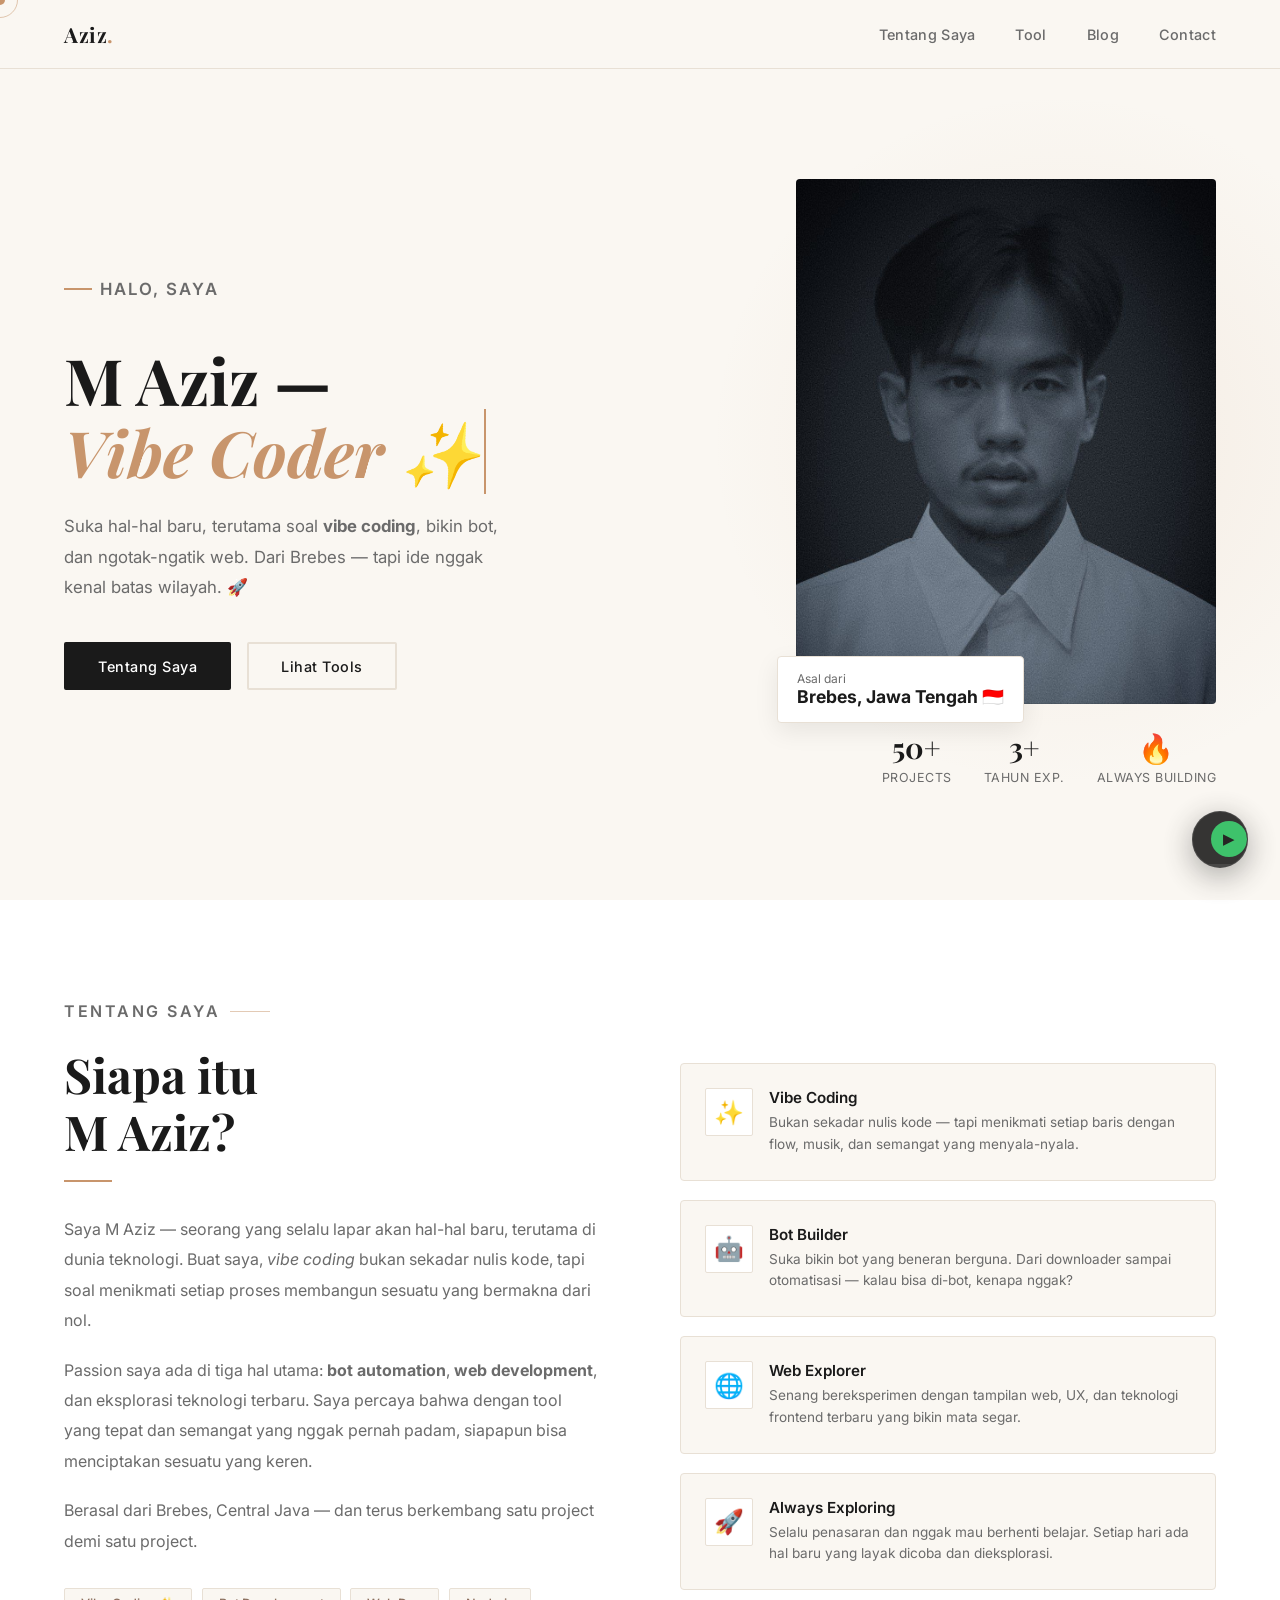
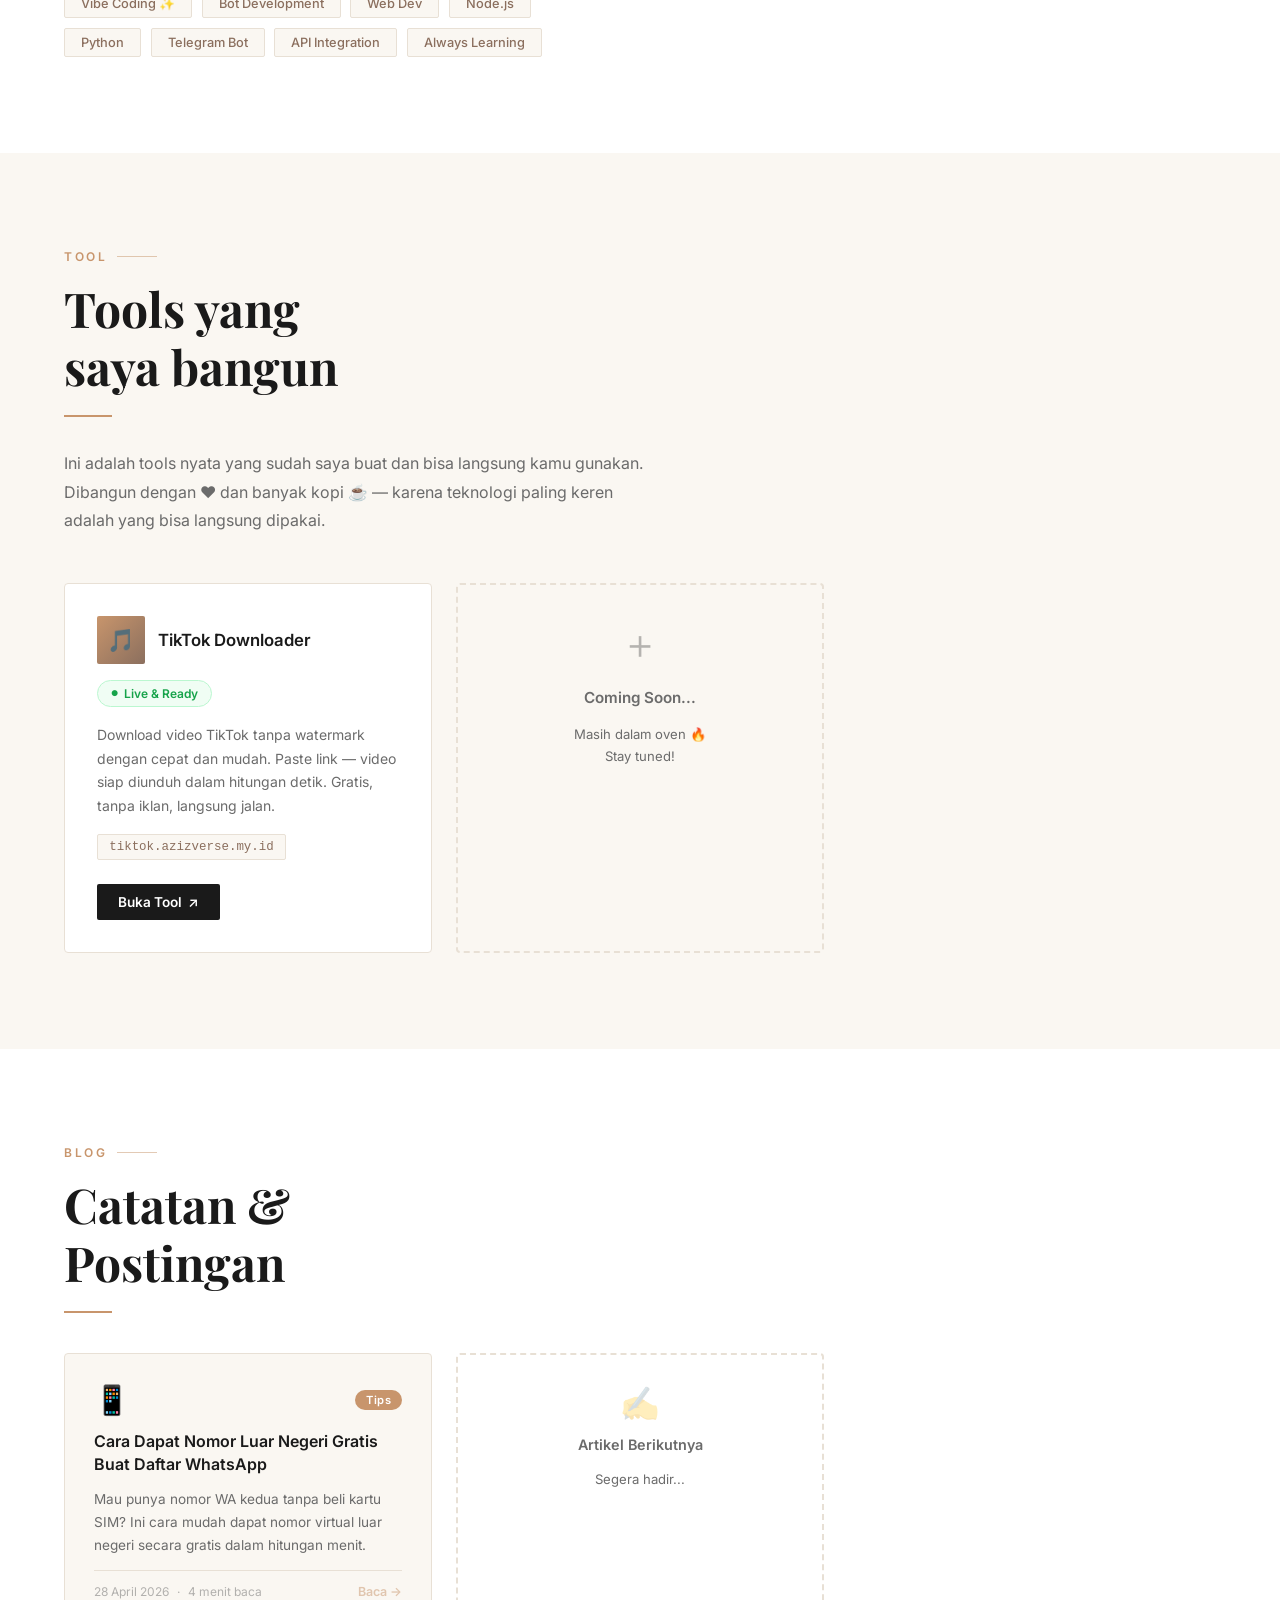
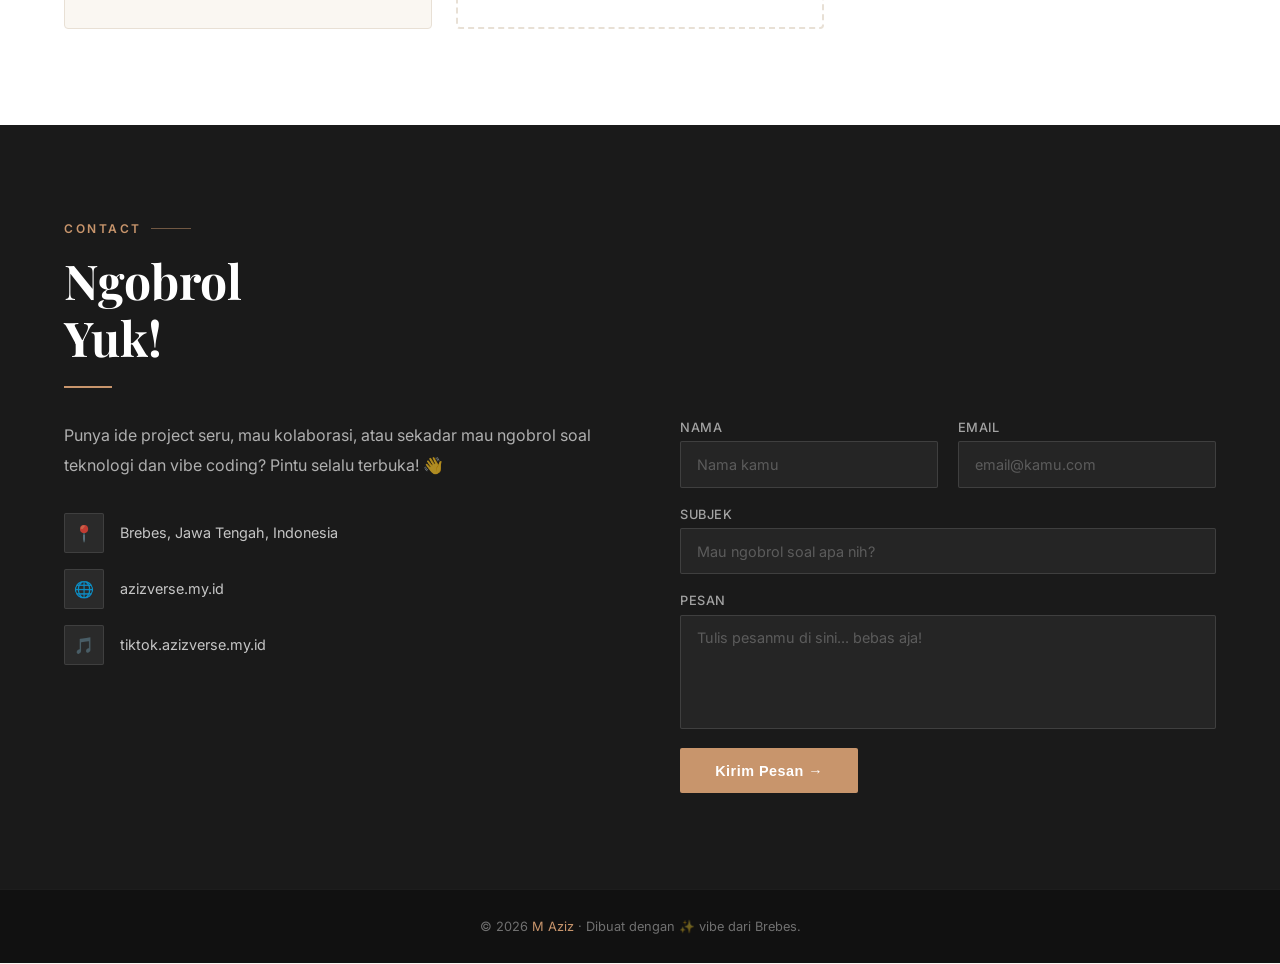
<file: index.html>
<!DOCTYPE html>
<html lang="id">
<head>
  <meta charset="UTF-8"/>
  <meta name="viewport" content="width=device-width, initial-scale=1.0"/>
  <meta name="description" content="M Aziz — Vibe Coder, Bot Builder & Web Explorer dari Brebes, Jawa Tengah."/>
  <meta property="og:title" content="M Aziz | Personal Branding"/>
  <meta property="og:description" content="Vibe Coder, Bot Builder & Web Explorer dari Brebes."/>
  <meta property="og:image" content="assets/images/foto.jpg"/>
  <title>M Aziz – Personal Branding</title>
  <link rel="icon" href="assets/images/foto.jpg" type="image/jpeg"/>
  <link rel="stylesheet" href="assets/css/style.css"/>
</head>
<body>

<!-- CURSOR -->
<div id="cursor"></div>
<div id="cursor-ring"></div>

<!-- NAVBAR -->
<nav id="navbar">
  <a href="#hero" class="nav-logo">Aziz<span>.</span></a>
  <ul class="nav-links" id="navLinks">
    <li><a href="#tentang">Tentang Saya</a></li>
    <li><a href="#tool">Tool</a></li>
    <li><a href="#blog">Blog</a></li>
    <li><a href="#contact">Contact</a></li>
  </ul>
  <div class="hamburger" id="hamburger">
    <span></span><span></span><span></span>
  </div>
</nav>

<!-- HERO -->
<section id="hero">
  <div class="hero-text">
    <p class="hero-tag">Halo, saya</p>
    <h1>M Aziz —<br/><em><span id="typewriter" class="typewriter">Vibe Coder ✨</span></em></h1>
    <p>
      Suka hal-hal baru, terutama soal <strong>vibe coding</strong>, bikin bot, dan ngotak-ngatik web.
      Dari Brebes — tapi ide nggak kenal batas wilayah. 🚀
    </p>
    <div class="hero-ctas">
      <a href="#tentang" class="btn-primary">Tentang Saya</a>
      <a href="#tool" class="btn-secondary">Lihat Tools</a>
    </div>
  </div>

  <div class="hero-visual">
    <div class="hero-img-wrap">
      <img
        src="assets/images/foto.jpg"
        alt="Foto Profil M Aziz"
        onerror="this.outerHTML='<div style=\'width:100%;aspect-ratio:4/5;background:linear-gradient(145deg,#EDE0D4,#C8956C);border-radius:4px;display:flex;align-items:center;justify-content:center;font-size:4rem;\'>👤</div>'"
      />
      <div class="hero-badge">
        <p>Asal dari</p>
        <strong>Brebes, Jawa Tengah 🇮🇩</strong>
      </div>
    </div>
    <div class="hero-stats">
      <div class="stat"><strong data-count="50" data-suffix="+">50+</strong><span>Projects</span></div>
      <div class="stat"><strong data-count="3" data-suffix="+">3+</strong><span>Tahun Exp.</span></div>
      <div class="stat"><strong>🔥</strong><span>Always Building</span></div>
    </div>
  </div>
</section>

<!-- TENTANG SAYA -->
<section id="tentang">
  <div class="about-text">
    <p class="section-label">Tentang Saya</p>
    <h2 class="section-title">Siapa itu<br/>M Aziz?</h2>
    <div class="section-divider"></div>
    <p>
      Saya M Aziz — seorang yang selalu lapar akan hal-hal baru, terutama di dunia teknologi.
      Buat saya, <em>vibe coding</em> bukan sekadar nulis kode, tapi soal menikmati setiap proses
      membangun sesuatu yang bermakna dari nol.
    </p>
    <p>
      Passion saya ada di tiga hal utama: <strong>bot automation</strong>, <strong>web development</strong>,
      dan eksplorasi teknologi terbaru. Saya percaya bahwa dengan tool yang tepat dan semangat yang
      nggak pernah padam, siapapun bisa menciptakan sesuatu yang keren.
    </p>
    <p>Berasal dari Brebes, Central Java — dan terus berkembang satu project demi satu project.</p>
    <div class="about-skills">
      <span class="skill-tag">Vibe Coding ✨</span>
      <span class="skill-tag">Bot Development</span>
      <span class="skill-tag">Web Dev</span>
      <span class="skill-tag">Node.js</span>
      <span class="skill-tag">Python</span>
      <span class="skill-tag">Telegram Bot</span>
      <span class="skill-tag">API Integration</span>
      <span class="skill-tag">Always Learning</span>
    </div>
  </div>

  <div class="about-cards">
    <div class="about-card">
      <div class="about-card-icon">✨</div>
      <div>
        <h4>Vibe Coding</h4>
        <p>Bukan sekadar nulis kode — tapi menikmati setiap baris dengan flow, musik, dan semangat yang menyala-nyala.</p>
      </div>
    </div>
    <div class="about-card">
      <div class="about-card-icon">🤖</div>
      <div>
        <h4>Bot Builder</h4>
        <p>Suka bikin bot yang beneran berguna. Dari downloader sampai otomatisasi — kalau bisa di-bot, kenapa nggak?</p>
      </div>
    </div>
    <div class="about-card">
      <div class="about-card-icon">🌐</div>
      <div>
        <h4>Web Explorer</h4>
        <p>Senang bereksperimen dengan tampilan web, UX, dan teknologi frontend terbaru yang bikin mata segar.</p>
      </div>
    </div>
    <div class="about-card">
      <div class="about-card-icon">🚀</div>
      <div>
        <h4>Always Exploring</h4>
        <p>Selalu penasaran dan nggak mau berhenti belajar. Setiap hari ada hal baru yang layak dicoba dan dieksplorasi.</p>
      </div>
    </div>
  </div>
</section>

<!-- TOOLS -->
<section id="tool">
  <p class="section-label">Tool</p>
  <h2 class="section-title">Tools yang<br/>saya bangun</h2>
  <div class="section-divider"></div>
  <div class="tools-intro">
    <p>Ini adalah tools nyata yang sudah saya buat dan bisa langsung kamu gunakan. Dibangun dengan ❤️ dan banyak kopi ☕ — karena teknologi paling keren adalah yang bisa langsung dipakai.</p>
  </div>
  <div class="tools-grid">
    <div class="tool-card">
      <div class="tool-card-head">
        <div class="tool-icon">🎵</div>
        <h3>TikTok Downloader</h3>
      </div>
      <span class="tool-badge">Live &amp; Ready</span>
      <p>Download video TikTok tanpa watermark dengan cepat dan mudah. Paste link — video siap diunduh dalam hitungan detik. Gratis, tanpa iklan, langsung jalan.</p>
      <div class="tool-url">tiktok.azizverse.my.id</div>
      <a href="https://tiktok.azizverse.my.id" target="_blank" rel="noopener" class="tool-link">Buka Tool</a>
    </div>
    <div class="tool-card" style="border:2px dashed var(--border);background:transparent;justify-content:center;align-items:center;text-align:center;min-height:280px;">
      <div style="font-size:2.5rem;opacity:.3;">＋</div>
      <h3 style="color:var(--muted);font-size:.95rem;">Coming Soon...</h3>
      <p style="font-size:.82rem;">Masih dalam oven 🔥<br/>Stay tuned!</p>
    </div>
  </div>
</section>

<!-- BLOG -->
<section id="blog">
  <p class="section-label">Blog</p>
  <h2 class="section-title">Catatan &amp;<br/>Postingan</h2>
  <div class="section-divider"></div>
  <div class="blog-grid" id="blogGrid">

    <a href="post-nomor-wa.html" class="blog-card">
      <div class="blog-card-top">
        <span class="blog-emoji">📱</span>
        <span class="blog-tag">Tips</span>
      </div>
      <h3>Cara Dapat Nomor Luar Negeri Gratis Buat Daftar WhatsApp</h3>
      <p>Mau punya nomor WA kedua tanpa beli kartu SIM? Ini cara mudah dapat nomor virtual luar negeri secara gratis dalam hitungan menit.</p>
      <div class="blog-meta">
        <span>28 April 2026</span>
        <span>·</span>
        <span>4 menit baca</span>
        <span class="blog-read">Baca →</span>
      </div>
    </a>

    <!-- Slot kosong -->
    <div class="blog-card" style="border:2px dashed var(--border);background:transparent;align-items:center;justify-content:center;text-align:center;min-height:200px;cursor:default;">
      <div style="font-size:2rem;opacity:.3;">✍️</div>
      <h3 style="color:var(--muted);font-size:.9rem;">Artikel Berikutnya</h3>
      <p style="font-size:.82rem;">Segera hadir...</p>
    </div>

  </div>
</section>

<!-- CONTACT -->
<section id="contact">
  <p class="section-label">Contact</p>
  <h2 class="section-title">Ngobrol<br/>Yuk!</h2>
  <div class="section-divider"></div>
  <div class="contact-wrap">
    <div class="contact-info">
      <p>Punya ide project seru, mau kolaborasi, atau sekadar mau ngobrol soal teknologi dan vibe coding? Pintu selalu terbuka! 👋</p>
      <ul class="contact-list">
        <li><span class="c-icon">📍</span> Brebes, Jawa Tengah, Indonesia</li>
        <li><span class="c-icon">🌐</span> azizverse.my.id</li>
        <li><span class="c-icon">🎵</span> tiktok.azizverse.my.id</li>
      </ul>
    </div>
    <form class="contact-form">
      <div class="form-row">
        <div class="form-group">
          <label>Nama</label>
          <input type="text" placeholder="Nama kamu" required/>
        </div>
        <div class="form-group">
          <label>Email</label>
          <input type="email" placeholder="email@kamu.com" required/>
        </div>
      </div>
      <div class="form-group">
        <label>Subjek</label>
        <input type="text" placeholder="Mau ngobrol soal apa nih?" required/>
      </div>
      <div class="form-group">
        <label>Pesan</label>
        <textarea rows="5" placeholder="Tulis pesanmu di sini... bebas aja!" required></textarea>
      </div>
      <button type="submit" class="btn-send">Kirim Pesan →</button>
    </form>
  </div>
</section>

<!-- FOOTER -->
<footer>
  <p>© 2026 <a href="#hero">M Aziz</a> · Dibuat dengan ✨ vibe dari Brebes.</p>
</footer>

<!-- BACK TO TOP -->
<a href="#hero" id="back-top" title="Kembali ke atas">↑</a>

<!-- AUDIO -->
<audio id="bg-music" loop>
  <source src="assets/music/lagu.mp3" type="audio/mpeg"/>
</audio>

<!-- FLOATING MUSIC PLAYER -->
<div id="music-player" onclick="toggleMusic(event)">
  <button class="mp-btn" id="mp-btn-icon">▶</button>
  <div class="mp-info">
    <span class="mp-title" id="mp-title">lagu.mp3</span>
    <span class="mp-sub">M Aziz · Background Music 🎵</span>
  </div>
  <div class="mp-bars">
    <span></span><span></span><span></span><span></span><span></span>
  </div>
  <div class="mp-progress-wrap">
    <div class="mp-progress" id="mp-progress"></div>
  </div>
</div>

<!-- SCRIPTS -->
<script src="assets/js/main.js"></script>
<script src="assets/js/music.js"></script>

</body>
</html>
</file>
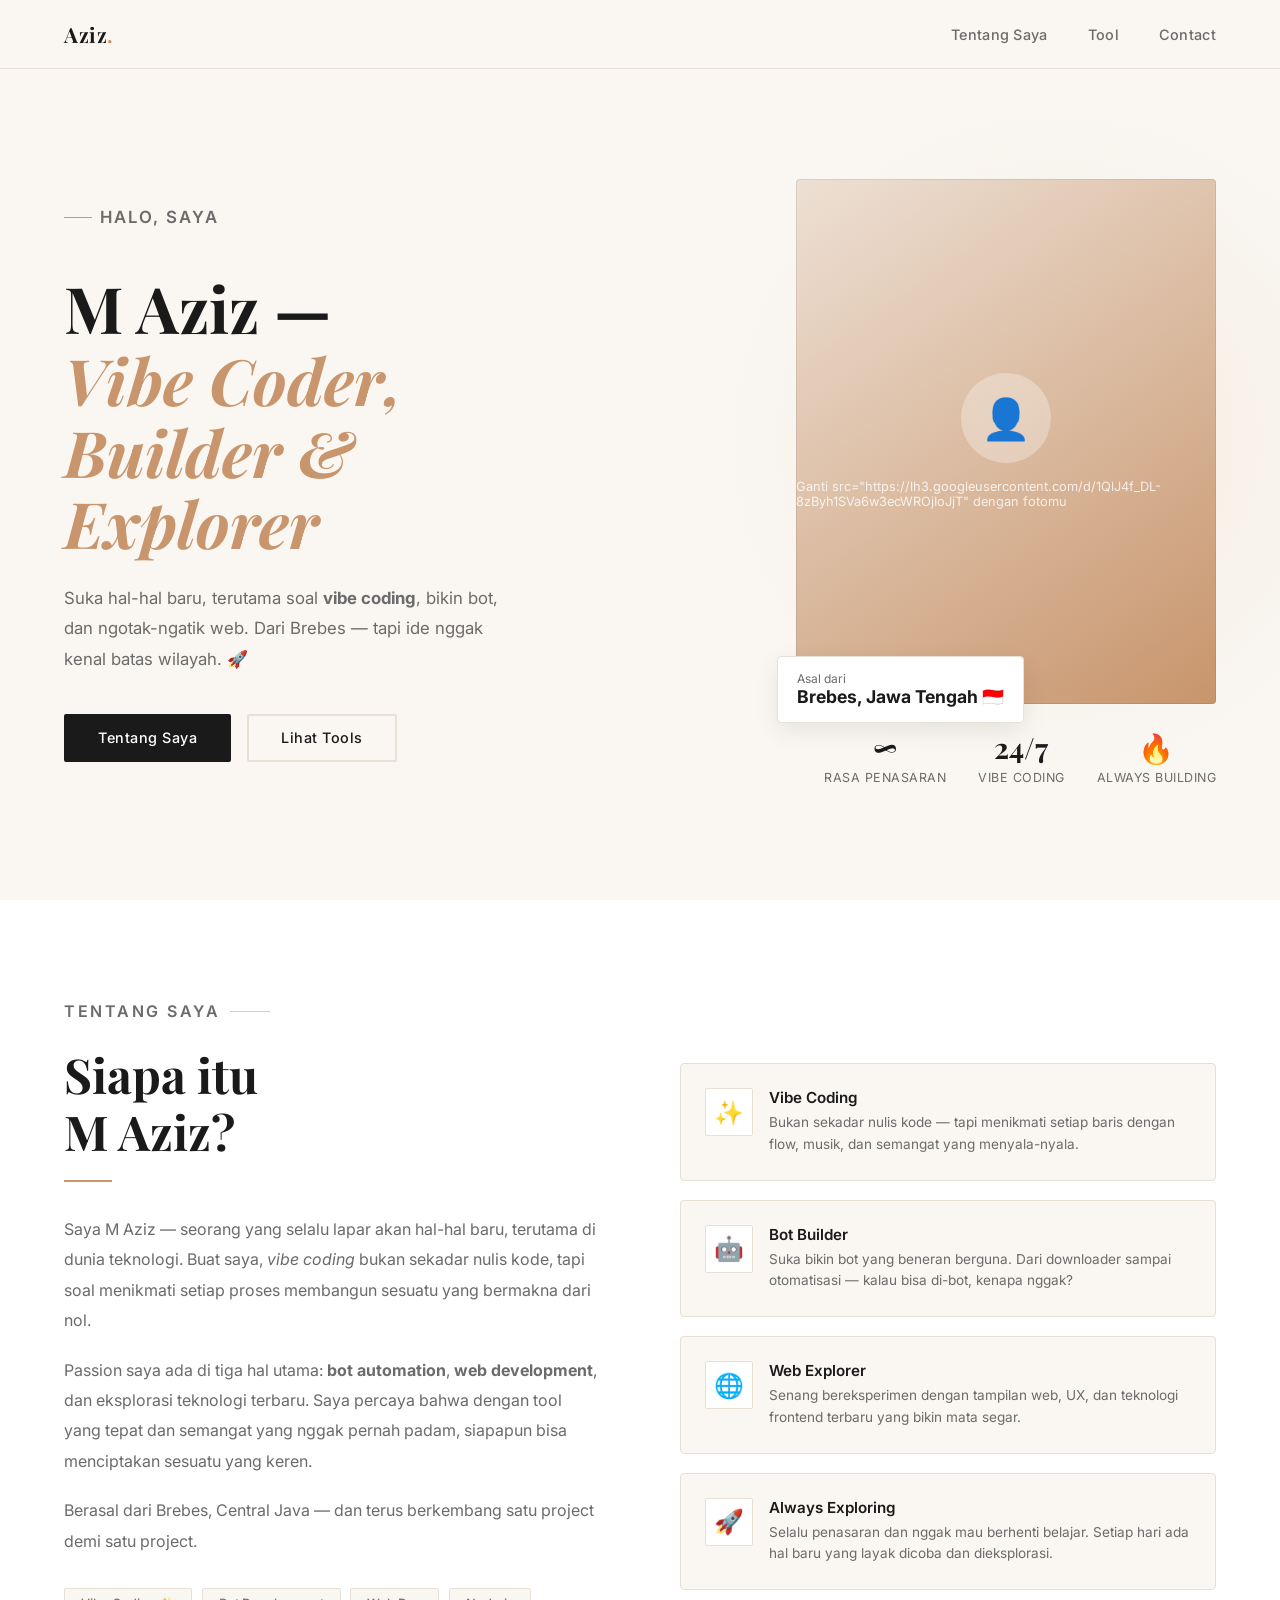
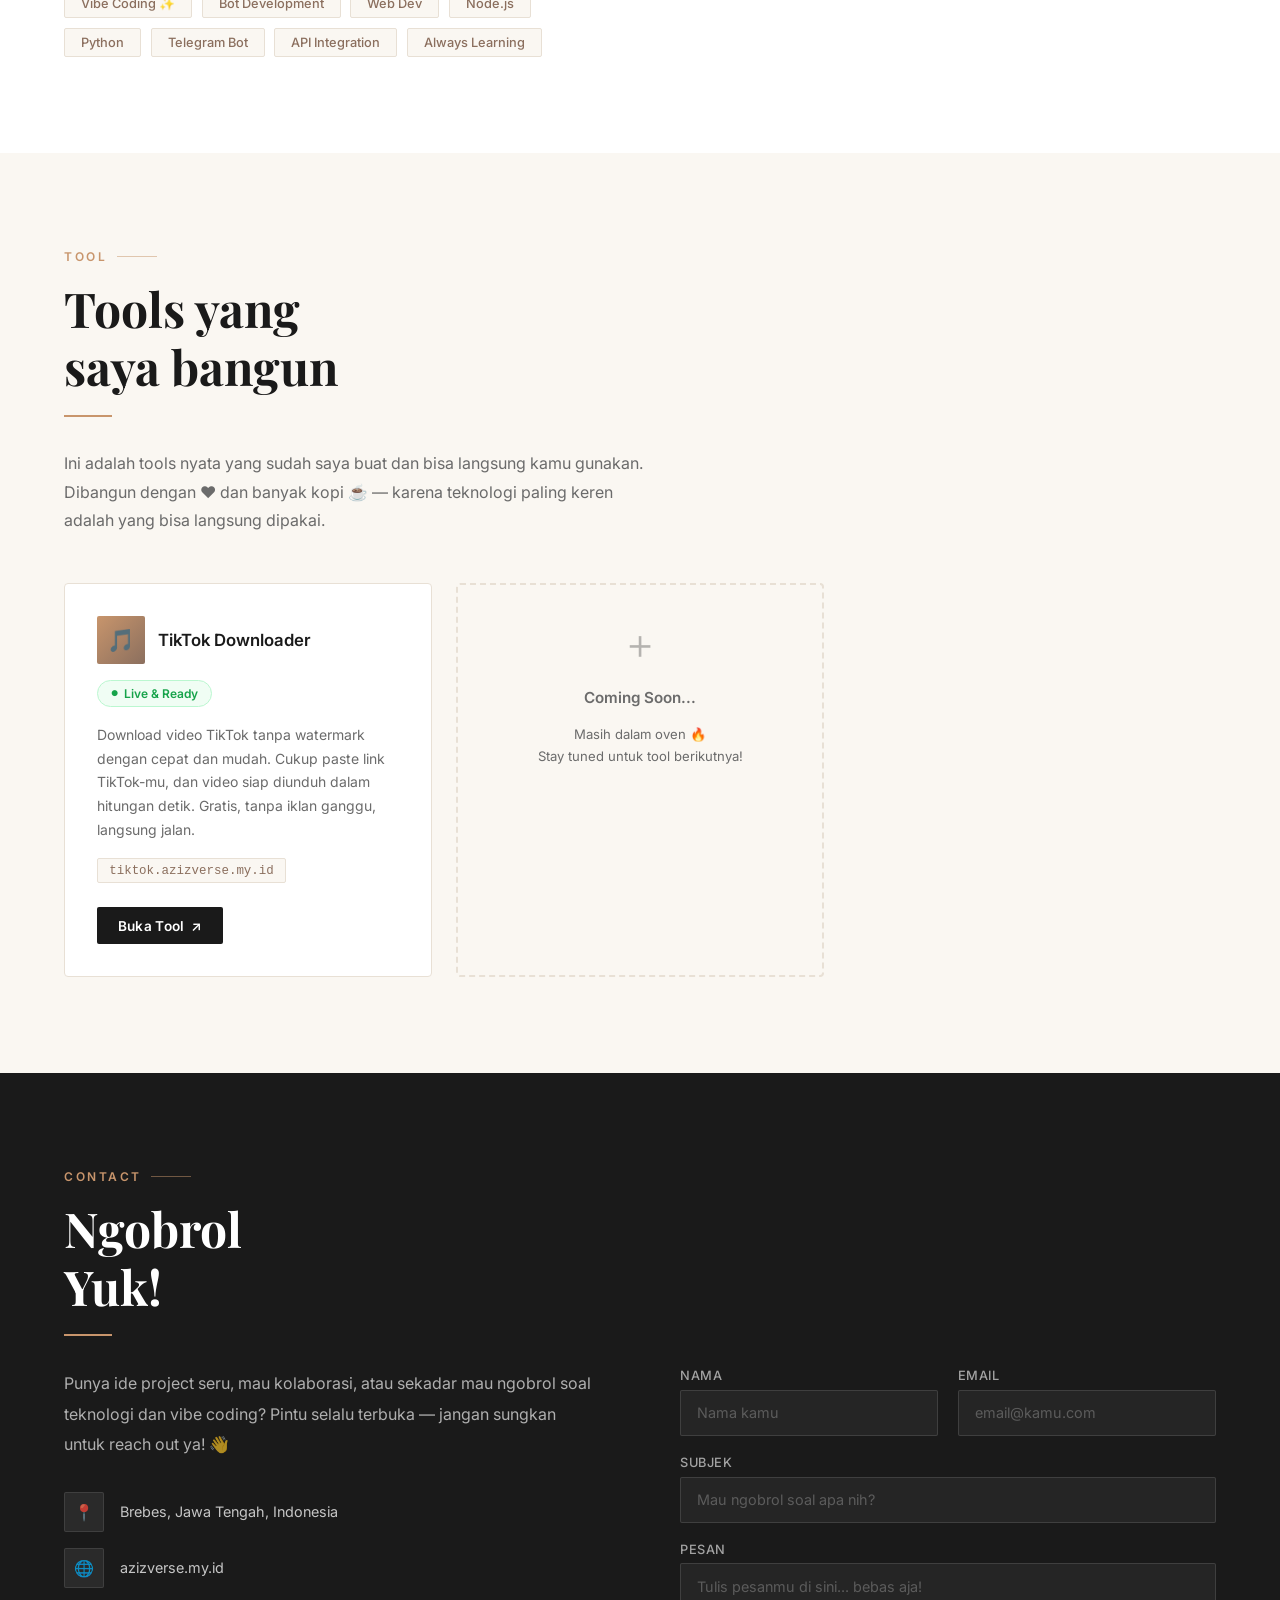
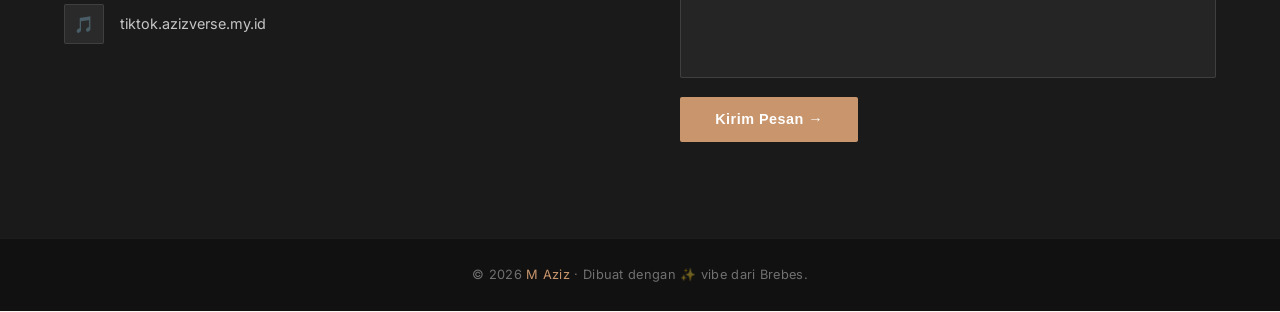
<file: maziz_fix_foto.html>
<!DOCTYPE html>
<html lang="id">
<head>
  <meta charset="UTF-8" />
  <meta name="viewport" content="width=device-width, initial-scale=1.0"/>
  <title>M Aziz – Personal Branding</title>
  <link href="https://fonts.googleapis.com/css2?family=Playfair+Display:ital,wght@0,400;0,700;1,400&family=Inter:wght@300;400;500;600&display=swap" rel="stylesheet"/>
  <style>
    *, *::before, *::after { box-sizing: border-box; margin: 0; padding: 0; }

    :root {
      --cream: #FAF7F2;
      --dark: #1A1A1A;
      --accent: #C8956C;
      --accent2: #8B6F5E;
      --muted: #6B6B6B;
      --border: #E8E0D5;
      --white: #FFFFFF;
    }

    html { scroll-behavior: smooth; }

    body {
      font-family: 'Inter', sans-serif;
      background: var(--cream);
      color: var(--dark);
      overflow-x: hidden;
    }

    /* ─── NAVBAR ─── */
    nav {
      position: fixed; top: 0; width: 100%; z-index: 100;
      padding: 1.25rem 5%;
      display: flex; align-items: center; justify-content: space-between;
      background: rgba(250,247,242,0.92);
      backdrop-filter: blur(12px);
      border-bottom: 1px solid var(--border);
      transition: box-shadow .3s;
    }
    nav.scrolled { box-shadow: 0 2px 20px rgba(0,0,0,.06); }

    .nav-logo {
      font-family: 'Playfair Display', serif;
      font-size: 1.3rem; font-weight: 700;
      color: var(--dark); text-decoration: none;
      letter-spacing: .5px;
    }
    .nav-logo span { color: var(--accent); }

    .nav-links { display: flex; gap: 2.5rem; list-style: none; }
    .nav-links a {
      text-decoration: none; font-size: .9rem; font-weight: 500;
      color: var(--muted); letter-spacing: .3px;
      position: relative; transition: color .3s;
    }
    .nav-links a::after {
      content: ''; position: absolute; bottom: -4px; left: 0;
      width: 0; height: 1.5px; background: var(--accent);
      transition: width .3s;
    }
    .nav-links a:hover { color: var(--dark); }
    .nav-links a:hover::after { width: 100%; }

    .hamburger { display: none; flex-direction: column; gap: 5px; cursor: pointer; }
    .hamburger span { display: block; width: 24px; height: 2px; background: var(--dark); transition: .3s; }

    /* ─── HERO ─── */
    #hero {
      min-height: 100vh;
      display: grid; grid-template-columns: 1fr 1fr;
      align-items: center; gap: 4rem;
      padding: 8rem 5% 4rem;
      position: relative; overflow: hidden;
    }
    #hero::before {
      content: '';
      position: absolute; right: -10%; top: 10%;
      width: 60vw; height: 60vw; max-width: 700px; max-height: 700px;
      border-radius: 50%;
      background: radial-gradient(circle, rgba(200,149,108,.12) 0%, transparent 70%);
      pointer-events: none;
    }

    .hero-text { max-width: 540px; }
    .hero-tag {
      display: inline-flex; align-items: center; gap: .5rem;
      font-size: .78rem; font-weight: 600; letter-spacing: 2px;
      text-transform: uppercase; color: var(--accent);
      margin-bottom: 1.5rem;
    }
    .hero-tag::before {
      content: ''; display: block;
      width: 28px; height: 1.5px; background: var(--accent);
    }

    .hero-text h1 {
      font-family: 'Playfair Display', serif;
      font-size: clamp(2.8rem, 5vw, 4.2rem);
      line-height: 1.12; color: var(--dark);
      margin-bottom: 1.5rem;
    }
    .hero-text h1 em { color: var(--accent); font-style: italic; }

    .hero-text p {
      font-size: 1.05rem; line-height: 1.8;
      color: var(--muted); margin-bottom: 2.5rem;
      max-width: 460px;
    }

    .hero-ctas { display: flex; gap: 1rem; flex-wrap: wrap; }

    .btn-primary {
      padding: .85rem 2rem; border-radius: 2px;
      background: var(--dark); color: var(--white);
      font-size: .9rem; font-weight: 500; letter-spacing: .5px;
      text-decoration: none; border: 2px solid var(--dark);
      transition: background .3s, color .3s;
    }
    .btn-primary:hover { background: var(--accent); border-color: var(--accent); }

    .btn-secondary {
      padding: .85rem 2rem; border-radius: 2px;
      background: transparent; color: var(--dark);
      font-size: .9rem; font-weight: 500; letter-spacing: .5px;
      text-decoration: none; border: 2px solid var(--border);
      transition: border-color .3s, color .3s;
    }
    .btn-secondary:hover { border-color: var(--accent); color: var(--accent); }

    .hero-visual {
      display: flex; flex-direction: column;
      align-items: flex-end; gap: 1.5rem;
    }

    /* ─── FOTO PROFIL ─── */
    .hero-img-wrap {
      position: relative; width: 100%; max-width: 420px;
    }
    .hero-img-wrap img {
      width: 100%;
      aspect-ratio: 4/5;
      object-fit: cover;
      object-position: center top;
      border-radius: 4px;
      display: block;
      transition: transform 0.4s ease;
    }
    .hero-img-wrap img:hover {
      transform: scale(1.03);
    }
    .hero-img-wrap::before {
      content: '';
      position: absolute;
      inset: 0;
      border-radius: 4px;
      box-shadow: inset 0 0 0 1px rgba(0,0,0,.08);
      z-index: 1;
      pointer-events: none;
    }

    .hero-badge {
      position: absolute; bottom: -1.2rem; left: -1.2rem;
      background: var(--white); border: 1px solid var(--border);
      padding: .9rem 1.2rem; border-radius: 4px;
      box-shadow: 0 8px 24px rgba(0,0,0,.08);
      z-index: 2;
    }
    .hero-badge p { font-size: .75rem; color: var(--muted); }
    .hero-badge strong { font-size: 1.1rem; color: var(--dark); display: block; }

    .hero-stats { display: flex; gap: 2rem; }
    .stat { text-align: center; }
    .stat strong {
      font-family: 'Playfair Display', serif;
      font-size: 1.8rem; color: var(--dark); display: block;
    }
    .stat span { font-size: .78rem; color: var(--muted); letter-spacing: .5px; text-transform: uppercase; }

    /* ─── SECTION BASE ─── */
    section { padding: 6rem 5%; }
    .section-label {
      font-size: .75rem; font-weight: 600; letter-spacing: 2.5px;
      text-transform: uppercase; color: var(--accent);
      display: flex; align-items: center; gap: .6rem;
      margin-bottom: 1rem;
    }
    .section-label::after {
      content: ''; display: block; height: 1px; width: 40px;
      background: var(--accent); opacity: .5;
    }
    .section-title {
      font-family: 'Playfair Display', serif;
      font-size: clamp(2rem, 4vw, 3rem);
      line-height: 1.2; color: var(--dark);
      margin-bottom: 1.2rem;
    }
    .section-divider {
      width: 48px; height: 2px;
      background: var(--accent); margin-bottom: 2rem;
    }

    /* ─── TENTANG SAYA ─── */
    #tentang {
      background: var(--white);
      display: grid; grid-template-columns: 1fr 1fr;
      gap: 5rem; align-items: center;
    }
    .about-text p {
      font-size: 1rem; line-height: 1.9; color: var(--muted);
      margin-bottom: 1.2rem;
    }
    .about-skills {
      margin-top: 2rem;
      display: flex; flex-wrap: wrap; gap: .6rem;
    }
    .skill-tag {
      padding: .4rem 1rem; border: 1px solid var(--border);
      border-radius: 2px; font-size: .8rem; color: var(--accent2);
      font-weight: 500; background: var(--cream);
    }

    .about-cards { display: flex; flex-direction: column; gap: 1.2rem; }
    .about-card {
      background: var(--cream); border: 1px solid var(--border);
      border-radius: 4px; padding: 1.5rem;
      display: flex; gap: 1rem; align-items: flex-start;
      transition: box-shadow .3s, transform .3s;
    }
    .about-card:hover { box-shadow: 0 8px 24px rgba(0,0,0,.06); transform: translateY(-2px); }
    .about-card-icon {
      font-size: 1.5rem; flex-shrink: 0;
      width: 48px; height: 48px;
      background: var(--white); border: 1px solid var(--border);
      border-radius: 2px; display: flex; align-items: center; justify-content: center;
    }
    .about-card h4 { font-size: .95rem; font-weight: 600; margin-bottom: .3rem; }
    .about-card p { font-size: .85rem; color: var(--muted); line-height: 1.6; }

    /* ─── TOOLS ─── */
    #tool { background: var(--cream); }
    .tools-intro { max-width: 600px; margin-bottom: 3rem; }
    .tools-intro p { font-size: 1rem; color: var(--muted); line-height: 1.8; }

    .tools-grid {
      display: grid;
      grid-template-columns: repeat(auto-fill, minmax(300px, 1fr));
      gap: 1.5rem;
    }
    .tool-card {
      background: var(--white); border: 1px solid var(--border);
      border-radius: 4px; padding: 2rem;
      transition: box-shadow .3s, transform .3s;
      display: flex; flex-direction: column; gap: 1rem;
    }
    .tool-card:hover { box-shadow: 0 12px 32px rgba(0,0,0,.08); transform: translateY(-4px); }

    .tool-card-head { display: flex; align-items: center; gap: .8rem; }
    .tool-icon {
      width: 48px; height: 48px; border-radius: 2px;
      background: linear-gradient(135deg, var(--accent) 0%, var(--accent2) 100%);
      display: flex; align-items: center; justify-content: center;
      font-size: 1.4rem;
    }
    .tool-card h3 { font-size: 1.05rem; font-weight: 600; }
    .tool-card p { font-size: .875rem; color: var(--muted); line-height: 1.7; flex: 1; }

    .tool-badge {
      display: inline-flex; align-items: center; gap: .4rem;
      background: #f0fdf4; border: 1px solid #bbf7d0;
      border-radius: 20px; padding: .3rem .8rem;
      font-size: .75rem; font-weight: 600; color: #16a34a;
      width: fit-content;
    }
    .tool-badge::before { content: '●'; font-size: .5rem; }

    .tool-link {
      display: inline-flex; align-items: center; gap: .4rem;
      font-size: .85rem; font-weight: 600; color: var(--white);
      text-decoration: none; letter-spacing: .3px;
      background: var(--dark); padding: .65rem 1.3rem;
      border-radius: 2px; transition: background .3s;
      width: fit-content; margin-top: .5rem;
    }
    .tool-link:hover { background: var(--accent); }
    .tool-link::after { content: '↗'; }

    .tool-url {
      font-size: .78rem; color: var(--accent2);
      font-family: monospace; background: var(--cream);
      padding: .3rem .7rem; border-radius: 2px;
      border: 1px solid var(--border); width: fit-content;
    }

    /* ─── CONTACT ─── */
    #contact { background: var(--dark); color: var(--white); }
    #contact .section-label { color: var(--accent); }
    #contact .section-title { color: var(--white); }
    #contact .section-divider { background: var(--accent); }

    .contact-wrap {
      display: grid; grid-template-columns: 1fr 1fr;
      gap: 5rem; margin-top: 1rem;
    }

    .contact-info p {
      font-size: 1rem; line-height: 1.9;
      color: rgba(255,255,255,.65); margin-bottom: 2rem;
    }

    .contact-list { list-style: none; display: flex; flex-direction: column; gap: 1rem; }
    .contact-list li {
      display: flex; align-items: center; gap: 1rem;
      font-size: .9rem; color: rgba(255,255,255,.75);
    }
    .contact-list .c-icon {
      width: 40px; height: 40px; border-radius: 2px;
      background: rgba(255,255,255,.07);
      border: 1px solid rgba(255,255,255,.1);
      display: flex; align-items: center; justify-content: center;
      font-size: 1rem; flex-shrink: 0;
    }

    .contact-form { display: flex; flex-direction: column; gap: 1.2rem; }
    .form-group { display: flex; flex-direction: column; gap: .4rem; }
    .form-group label { font-size: .8rem; font-weight: 500; letter-spacing: .5px; color: rgba(255,255,255,.6); text-transform: uppercase; }
    .form-group input,
    .form-group textarea {
      background: rgba(255,255,255,.05);
      border: 1px solid rgba(255,255,255,.12);
      border-radius: 2px; padding: .85rem 1rem;
      color: var(--white); font-size: .9rem; font-family: inherit;
      outline: none; resize: none;
      transition: border-color .3s;
    }
    .form-group input:focus,
    .form-group textarea:focus { border-color: var(--accent); }
    .form-group input::placeholder,
    .form-group textarea::placeholder { color: rgba(255,255,255,.25); }

    .form-row { display: grid; grid-template-columns: 1fr 1fr; gap: 1.2rem; }

    .btn-send {
      padding: .9rem 2.2rem; background: var(--accent);
      color: var(--white); border: none; border-radius: 2px;
      font-size: .9rem; font-weight: 600; letter-spacing: .5px;
      cursor: pointer; transition: background .3s;
      align-self: flex-start;
    }
    .btn-send:hover { background: #b47d57; }

    /* ─── FOOTER ─── */
    footer {
      background: #111; color: rgba(255,255,255,.4);
      padding: 1.8rem 5%; text-align: center;
      font-size: .8rem; letter-spacing: .3px;
      border-top: 1px solid rgba(255,255,255,.05);
    }
    footer a { color: var(--accent); text-decoration: none; }

    /* ─── RESPONSIVE ─── */
    @media (max-width: 900px) {
      #hero { grid-template-columns: 1fr; gap: 3rem; padding-top: 7rem; }
      .hero-visual { align-items: center; }
      .hero-img-wrap { max-width: 340px; }
      #tentang { grid-template-columns: 1fr; gap: 3rem; }
      .contact-wrap { grid-template-columns: 1fr; gap: 3rem; }
      .form-row { grid-template-columns: 1fr; }
    }
    @media (max-width: 640px) {
      .nav-links { display: none; }
      .nav-links.open {
        display: flex; flex-direction: column;
        position: absolute; top: 100%; left: 0; right: 0;
        background: var(--cream); padding: 1.5rem 5%;
        border-bottom: 1px solid var(--border);
        gap: 1.2rem;
      }
      .hamburger { display: flex; }
      .hero-stats { gap: 1.2rem; }
      section { padding: 4rem 5%; }
    }
  </style>
</head>
<body>

<!-- ═══ NAVBAR ═══ -->
<nav id="navbar">
  <a href="#hero" class="nav-logo">Aziz<span>.</span></a>
  <ul class="nav-links" id="navLinks">
    <li><a href="#tentang">Tentang Saya</a></li>
    <li><a href="#tool">Tool</a></li>
    <li><a href="#contact">Contact</a></li>
  </ul>
  <div class="hamburger" id="hamburger" onclick="toggleMenu()">
    <span></span><span></span><span></span>
  </div>
</nav>

<!-- ═══ HERO ═══ -->
<section id="hero">
  <div class="hero-text">
    <p class="hero-tag">Halo, saya</p>
    <h1>
      M Aziz —<br/>
      <em>Vibe Coder,<br/>Builder & Explorer</em>
    </h1>
    <p>
      Suka hal-hal baru, terutama soal <strong>vibe coding</strong>, bikin bot, dan ngotak-ngatik web.
      Dari Brebes — tapi ide nggak kenal batas wilayah. 🚀
    </p>
    <div class="hero-ctas">
      <a href="#tentang" class="btn-primary">Tentang Saya</a>
      <a href="#tool" class="btn-secondary">Lihat Tools</a>
    </div>
  </div>

  <div class="hero-visual">
    <div class="hero-img-wrap">

      <!-- ================================================ -->
      <!-- GANTI src="https://lh3.googleusercontent.com/d/1QlJ4f_DL-8zByh1SVa6w3ecWROjIoJjT" dengan path/URL foto kamu   -->
      <!-- Contoh lokal  : src="https://lh3.googleusercontent.com/d/1QlJ4f_DL-8zByh1SVa6w3ecWROjIoJjT"                   -->
      <!-- Contoh online : src="https://i.imgur.com/xxx.jpg"-->
      <!-- ================================================ -->
      <img
        src="https://lh3.googleusercontent.com/d/1QlJ4f_DL-8zByh1SVa6w3ecWROjIoJjT"
        alt="Foto Profil M Aziz"
        onerror="this.outerHTML=fallbackAvatar()"
      />

      <div class="hero-badge">
        <p>Asal dari</p>
        <strong>Brebes, Jawa Tengah 🇮🇩</strong>
      </div>
    </div>
    <div class="hero-stats">
      <div class="stat"><strong>∞</strong><span>Rasa Penasaran</span></div>
      <div class="stat"><strong>24/7</strong><span>Vibe Coding</span></div>
      <div class="stat"><strong>🔥</strong><span>Always Building</span></div>
    </div>
  </div>
</section>

<!-- ═══ TENTANG SAYA ═══ -->
<section id="tentang">
  <div class="about-text">
    <p class="section-label">Tentang Saya</p>
    <h2 class="section-title">Siapa itu<br/>M Aziz?</h2>
    <div class="section-divider"></div>
    <p>
      Saya M Aziz — seorang yang selalu lapar akan hal-hal baru, terutama di dunia teknologi.
      Buat saya, <em>vibe coding</em> bukan sekadar nulis kode, tapi soal menikmati setiap proses
      membangun sesuatu yang bermakna dari nol.
    </p>
    <p>
      Passion saya ada di tiga hal utama: <strong>bot automation</strong>, <strong>web development</strong>,
      dan eksplorasi teknologi terbaru. Saya percaya bahwa dengan tool yang tepat dan semangat yang
      nggak pernah padam, siapapun bisa menciptakan sesuatu yang keren.
    </p>
    <p>
      Berasal dari Brebes, Central Java — dan terus berkembang satu project demi satu project.
    </p>
    <div class="about-skills">
      <span class="skill-tag">Vibe Coding ✨</span>
      <span class="skill-tag">Bot Development</span>
      <span class="skill-tag">Web Dev</span>
      <span class="skill-tag">Node.js</span>
      <span class="skill-tag">Python</span>
      <span class="skill-tag">Telegram Bot</span>
      <span class="skill-tag">API Integration</span>
      <span class="skill-tag">Always Learning</span>
    </div>
  </div>

  <div class="about-cards">
    <div class="about-card">
      <div class="about-card-icon">✨</div>
      <div>
        <h4>Vibe Coding</h4>
        <p>Bukan sekadar nulis kode — tapi menikmati setiap baris dengan flow, musik, dan semangat yang menyala-nyala.</p>
      </div>
    </div>
    <div class="about-card">
      <div class="about-card-icon">🤖</div>
      <div>
        <h4>Bot Builder</h4>
        <p>Suka bikin bot yang beneran berguna. Dari downloader sampai otomatisasi — kalau bisa di-bot, kenapa nggak?</p>
      </div>
    </div>
    <div class="about-card">
      <div class="about-card-icon">🌐</div>
      <div>
        <h4>Web Explorer</h4>
        <p>Senang bereksperimen dengan tampilan web, UX, dan teknologi frontend terbaru yang bikin mata segar.</p>
      </div>
    </div>
    <div class="about-card">
      <div class="about-card-icon">🚀</div>
      <div>
        <h4>Always Exploring</h4>
        <p>Selalu penasaran dan nggak mau berhenti belajar. Setiap hari ada hal baru yang layak dicoba dan dieksplorasi.</p>
      </div>
    </div>
  </div>
</section>

<!-- ═══ TOOL ═══ -->
<section id="tool">
  <p class="section-label">Tool</p>
  <h2 class="section-title">Tools yang<br/>saya bangun</h2>
  <div class="section-divider"></div>
  <div class="tools-intro">
    <p>Ini adalah tools nyata yang sudah saya buat dan bisa langsung kamu gunakan. Dibangun dengan ❤️ dan banyak kopi ☕ — karena teknologi paling keren adalah yang bisa langsung dipakai.</p>
  </div>

  <div class="tools-grid">
    <div class="tool-card">
      <div class="tool-card-head">
        <div class="tool-icon">🎵</div>
        <h3>TikTok Downloader</h3>
      </div>
      <span class="tool-badge">Live & Ready</span>
      <p>
        Download video TikTok tanpa watermark dengan cepat dan mudah.
        Cukup paste link TikTok-mu, dan video siap diunduh dalam hitungan detik.
        Gratis, tanpa iklan ganggu, langsung jalan.
      </p>
      <div class="tool-url">tiktok.azizverse.my.id</div>
      <a href="https://tiktok.azizverse.my.id" target="_blank" class="tool-link">Buka Tool</a>
    </div>

    <div class="tool-card" style="border: 2px dashed var(--border); background: transparent; justify-content: center; align-items: center; text-align: center; min-height: 280px;">
      <div style="font-size: 2.5rem; opacity: .3;">＋</div>
      <h3 style="color: var(--muted); font-size: .95rem;">Coming Soon...</h3>
      <p style="font-size: .82rem;">Masih dalam oven 🔥<br/>Stay tuned untuk tool berikutnya!</p>
    </div>
  </div>
</section>

<!-- ═══ CONTACT ═══ -->
<section id="contact">
  <p class="section-label">Contact</p>
  <h2 class="section-title">Ngobrol<br/>Yuk!</h2>
  <div class="section-divider"></div>

  <div class="contact-wrap">
    <div class="contact-info">
      <p>
        Punya ide project seru, mau kolaborasi, atau sekadar mau ngobrol soal
        teknologi dan vibe coding? Pintu selalu terbuka — jangan sungkan untuk
        reach out ya! 👋
      </p>
      <ul class="contact-list">
        <li><span class="c-icon">📍</span> Brebes, Jawa Tengah, Indonesia</li>
        <li><span class="c-icon">🌐</span> azizverse.my.id</li>
        <li><span class="c-icon">🎵</span> tiktok.azizverse.my.id</li>
      </ul>
    </div>

    <form class="contact-form" onsubmit="handleSubmit(event)">
      <div class="form-row">
        <div class="form-group">
          <label>Nama</label>
          <input type="text" placeholder="Nama kamu" required/>
        </div>
        <div class="form-group">
          <label>Email</label>
          <input type="email" placeholder="email@kamu.com" required/>
        </div>
      </div>
      <div class="form-group">
        <label>Subjek</label>
        <input type="text" placeholder="Mau ngobrol soal apa nih?" required/>
      </div>
      <div class="form-group">
        <label>Pesan</label>
        <textarea rows="5" placeholder="Tulis pesanmu di sini... bebas aja!" required></textarea>
      </div>
      <button type="submit" class="btn-send">Kirim Pesan →</button>
    </form>
  </div>
</section>

<!-- ═══ FOOTER ═══ -->
<footer>
  <p>© 2026 <a href="#hero">M Aziz</a> · Dibuat dengan ✨ vibe dari Brebes.</p>
</footer>

<script>
  // Fallback avatar jika foto tidak ditemukan
  function fallbackAvatar() {
    return `<div style="
      width:100%; aspect-ratio:4/5;
      background: linear-gradient(145deg, #EDE0D4 0%, #C8956C 100%);
      border-radius:4px; display:flex; flex-direction:column;
      align-items:center; justify-content:center; gap:1rem;">
      <div style="
        width:90px; height:90px; border-radius:50%;
        background:rgba(255,255,255,.3);
        display:flex; align-items:center; justify-content:center;
        font-size:2.5rem;">👤</div>
      <p style="color:rgba(255,255,255,.8); font-size:.8rem; font-family:Inter,sans-serif;">
        Ganti src="https://lh3.googleusercontent.com/d/1QlJ4f_DL-8zByh1SVa6w3ecWROjIoJjT" dengan fotomu
      </p>
    </div>`;
  }

  window.addEventListener('scroll', () => {
    document.getElementById('navbar').classList.toggle('scrolled', window.scrollY > 50);
  });

  function toggleMenu() {
    document.getElementById('navLinks').classList.toggle('open');
  }

  document.querySelectorAll('.nav-links a').forEach(link => {
    link.addEventListener('click', () => {
      document.getElementById('navLinks').classList.remove('open');
    });
  });

  const sections = document.querySelectorAll('section[id]');
  const navLinks = document.querySelectorAll('.nav-links a');
  window.addEventListener('scroll', () => {
    let current = '';
    sections.forEach(s => {
      if (window.scrollY >= s.offsetTop - 120) current = s.getAttribute('id');
    });
    navLinks.forEach(a => {
      a.style.color = a.getAttribute('href') === '#' + current ? 'var(--dark)' : '';
    });
  });

  function handleSubmit(e) {
    e.preventDefault();
    const btn = e.target.querySelector('.btn-send');
    btn.textContent = '✓ Pesan Terkirim!';
    btn.style.background = '#4CAF50';
    setTimeout(() => {
      btn.textContent = 'Kirim Pesan →';
      btn.style.background = '';
      e.target.reset();
    }, 3000);
  }

  const observer = new IntersectionObserver((entries) => {
    entries.forEach(e => {
      if (e.isIntersecting) {
        e.target.style.opacity = '1';
        e.target.style.transform = 'translateY(0)';
      }
    });
  }, { threshold: 0.1 });

  document.querySelectorAll('.tool-card, .about-card').forEach(el => {
    el.style.opacity = '0';
    el.style.transform = 'translateY(20px)';
    el.style.transition = 'opacity .5s ease, transform .5s ease, box-shadow .3s, border-color .3s';
    observer.observe(el);
  });
</script>
</body>
</html>
</file>
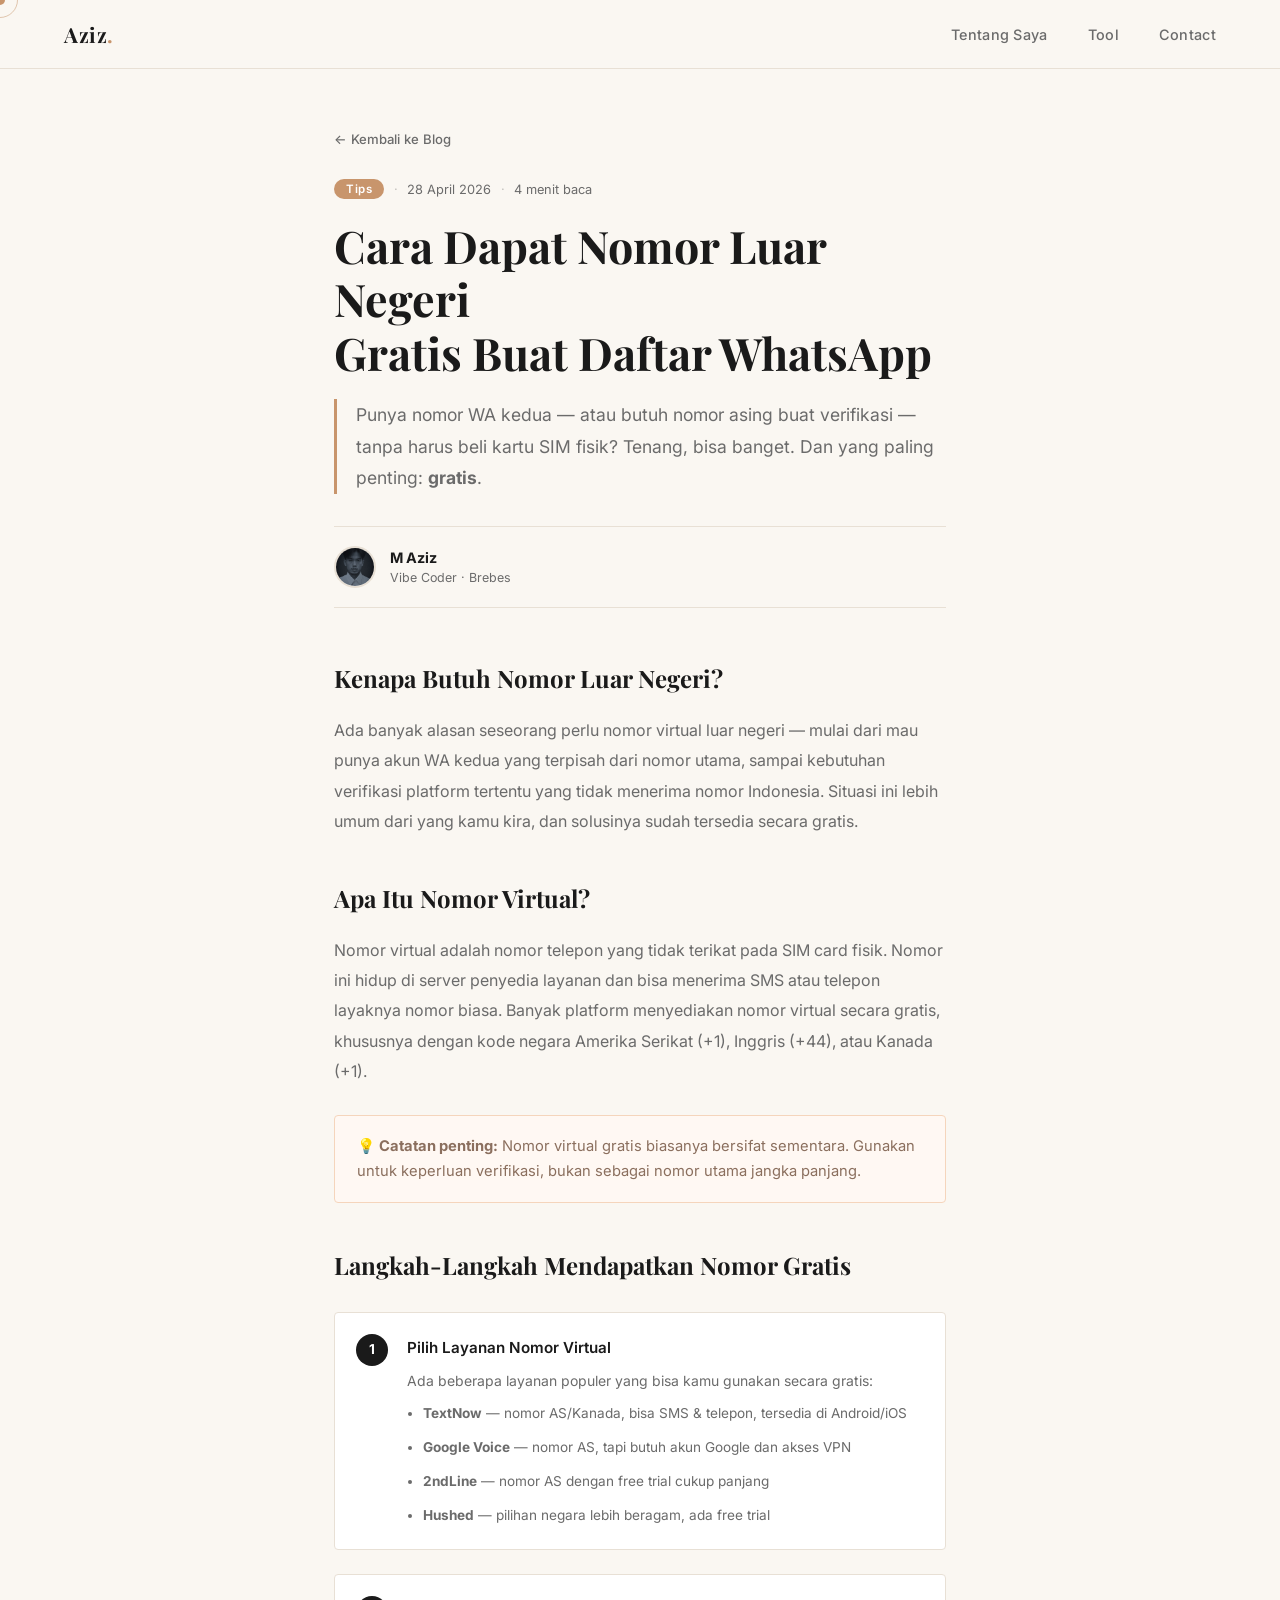
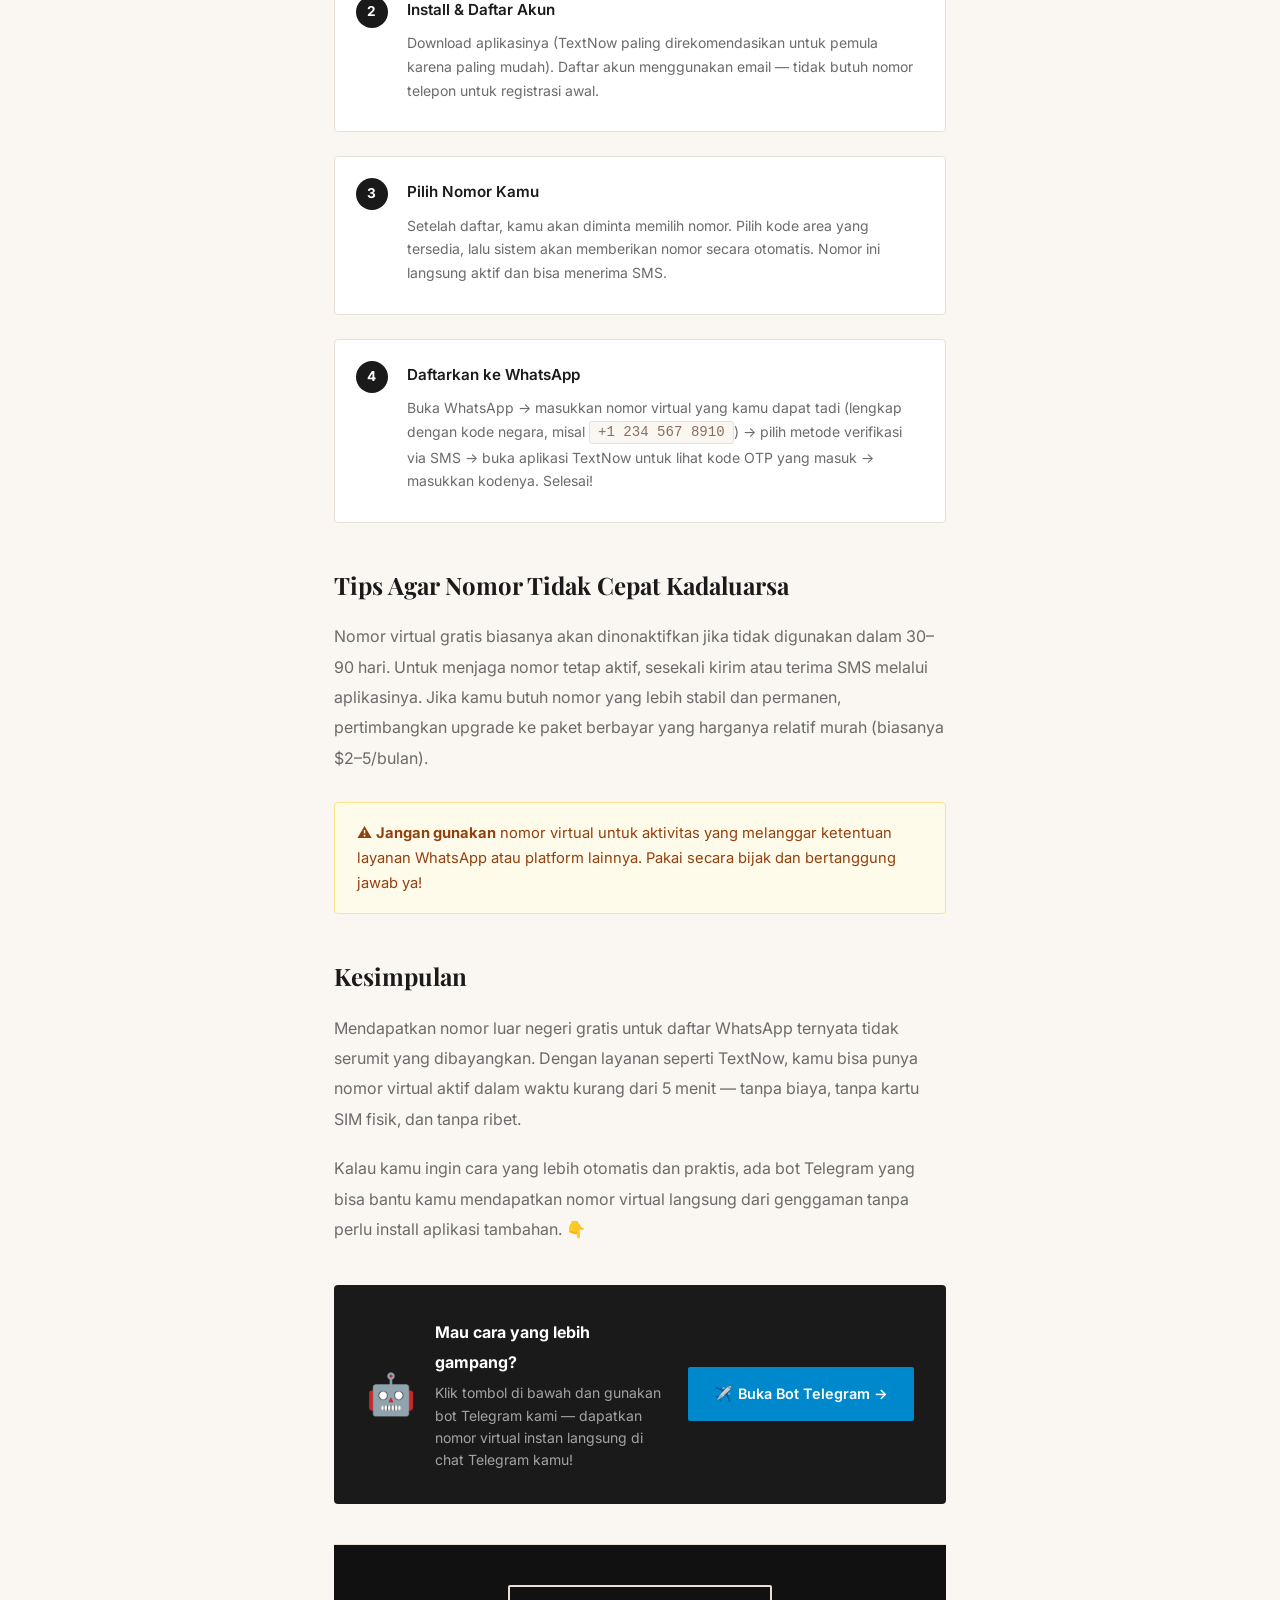
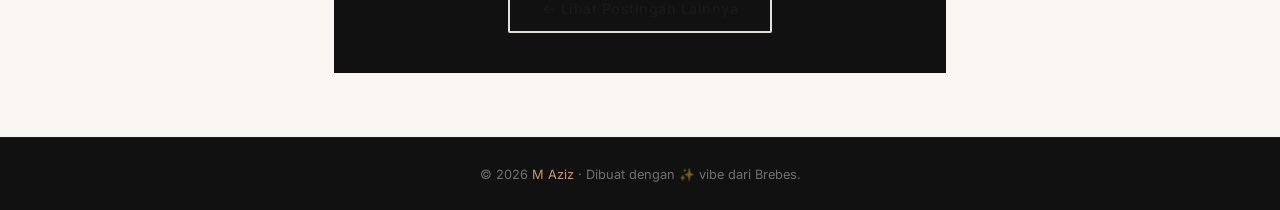
<file: post-nomor-wa.html>
<!DOCTYPE html>
<html lang="id">
<head>
  <meta charset="UTF-8"/>
  <meta name="viewport" content="width=device-width, initial-scale=1.0"/>
  <meta name="description" content="Cara mudah dapat nomor virtual luar negeri gratis untuk daftar WhatsApp tanpa beli SIM card."/>
  <meta property="og:title" content="Cara Dapat Nomor Luar Negeri Gratis Buat Daftar WhatsApp"/>
  <meta property="og:description" content="Mau punya nomor WA kedua tanpa beli kartu SIM? Ini caranya!"/>
  <title>Cara Dapat Nomor Luar Negeri Gratis – M Aziz</title>
  <link rel="icon" href="assets/images/foto.jpg" type="image/jpeg"/>
  <link rel="stylesheet" href="assets/css/style.css"/>
  <link rel="stylesheet" href="assets/css/post.css"/>
</head>
<body>

<!-- CURSOR -->
<div id="cursor"></div>
<div id="cursor-ring"></div>

<!-- NAVBAR -->
<nav id="navbar">
  <a href="index.html" class="nav-logo">Aziz<span>.</span></a>
  <ul class="nav-links" id="navLinks">
    <li><a href="index.html#tentang">Tentang Saya</a></li>
    <li><a href="index.html#tool">Tool</a></li>
    <li><a href="index.html#contact">Contact</a></li>
  </ul>
  <div class="hamburger" id="hamburger">
    <span></span><span></span><span></span>
  </div>
</nav>

<!-- ARTIKEL -->
<article class="post-wrap">

  <!-- HEADER -->
  <header class="post-header">
    <a href="index.html#blog" class="post-back">← Kembali ke Blog</a>
    <div class="post-meta-top">
      <span class="post-cat">Tips</span>
      <span class="post-dot">·</span>
      <span>28 April 2026</span>
      <span class="post-dot">·</span>
      <span>4 menit baca</span>
    </div>
    <h1 class="post-title">Cara Dapat Nomor Luar Negeri<br/>Gratis Buat Daftar WhatsApp</h1>
    <p class="post-lead">
      Punya nomor WA kedua — atau butuh nomor asing buat verifikasi — tanpa harus beli kartu SIM fisik?
      Tenang, bisa banget. Dan yang paling penting: <strong>gratis</strong>.
    </p>
    <div class="post-author">
      <img src="assets/images/foto.jpg" alt="M Aziz" onerror="this.src='data:image/svg+xml,<svg xmlns=%22http://www.w3.org/2000/svg%22 viewBox=%220 0 40 40%22><circle cx=%2220%22 cy=%2220%22 r=%2220%22 fill=%22%23C8956C%22/><text x=%2220%22 y=%2226%22 text-anchor=%22middle%22 font-size=%2218%22 fill=%22white%22>A</text></svg>'"/>
      <div>
        <strong>M Aziz</strong>
        <span>Vibe Coder · Brebes</span>
      </div>
    </div>
  </header>

  <!-- KONTEN -->
  <div class="post-content">

    <h2>Kenapa Butuh Nomor Luar Negeri?</h2>
    <p>
      Ada banyak alasan seseorang perlu nomor virtual luar negeri — mulai dari mau punya akun WA kedua
      yang terpisah dari nomor utama, sampai kebutuhan verifikasi platform tertentu yang tidak menerima
      nomor Indonesia. Situasi ini lebih umum dari yang kamu kira, dan solusinya sudah tersedia secara gratis.
    </p>

    <h2>Apa Itu Nomor Virtual?</h2>
    <p>
      Nomor virtual adalah nomor telepon yang tidak terikat pada SIM card fisik. Nomor ini hidup di
      server penyedia layanan dan bisa menerima SMS atau telepon layaknya nomor biasa.
      Banyak platform menyediakan nomor virtual secara gratis, khususnya dengan kode negara Amerika
      Serikat (+1), Inggris (+44), atau Kanada (+1).
    </p>

    <div class="post-callout info">
      💡 <strong>Catatan penting:</strong> Nomor virtual gratis biasanya bersifat sementara.
      Gunakan untuk keperluan verifikasi, bukan sebagai nomor utama jangka panjang.
    </div>

    <h2>Langkah-Langkah Mendapatkan Nomor Gratis</h2>

    <div class="post-steps">
      <div class="post-step">
        <div class="step-num">1</div>
        <div>
          <h4>Pilih Layanan Nomor Virtual</h4>
          <p>Ada beberapa layanan populer yang bisa kamu gunakan secara gratis:</p>
          <ul>
            <li><strong>TextNow</strong> — nomor AS/Kanada, bisa SMS & telepon, tersedia di Android/iOS</li>
            <li><strong>Google Voice</strong> — nomor AS, tapi butuh akun Google dan akses VPN</li>
            <li><strong>2ndLine</strong> — nomor AS dengan free trial cukup panjang</li>
            <li><strong>Hushed</strong> — pilihan negara lebih beragam, ada free trial</li>
          </ul>
        </div>
      </div>

      <div class="post-step">
        <div class="step-num">2</div>
        <div>
          <h4>Install & Daftar Akun</h4>
          <p>
            Download aplikasinya (TextNow paling direkomendasikan untuk pemula karena paling mudah).
            Daftar akun menggunakan email — tidak butuh nomor telepon untuk registrasi awal.
          </p>
        </div>
      </div>

      <div class="post-step">
        <div class="step-num">3</div>
        <div>
          <h4>Pilih Nomor Kamu</h4>
          <p>
            Setelah daftar, kamu akan diminta memilih nomor. Pilih kode area yang tersedia,
            lalu sistem akan memberikan nomor secara otomatis. Nomor ini langsung aktif
            dan bisa menerima SMS.
          </p>
        </div>
      </div>

      <div class="post-step">
        <div class="step-num">4</div>
        <div>
          <h4>Daftarkan ke WhatsApp</h4>
          <p>
            Buka WhatsApp → masukkan nomor virtual yang kamu dapat tadi (lengkap dengan kode negara,
            misal <code>+1 234 567 8910</code>) → pilih metode verifikasi via SMS →
            buka aplikasi TextNow untuk lihat kode OTP yang masuk → masukkan kodenya. Selesai!
          </p>
        </div>
      </div>
    </div>

    <h2>Tips Agar Nomor Tidak Cepat Kadaluarsa</h2>
    <p>
      Nomor virtual gratis biasanya akan dinonaktifkan jika tidak digunakan dalam 30–90 hari.
      Untuk menjaga nomor tetap aktif, sesekali kirim atau terima SMS melalui aplikasinya.
      Jika kamu butuh nomor yang lebih stabil dan permanen, pertimbangkan upgrade ke paket
      berbayar yang harganya relatif murah (biasanya $2–5/bulan).
    </p>

    <div class="post-callout warning">
      ⚠️ <strong>Jangan gunakan</strong> nomor virtual untuk aktivitas yang melanggar ketentuan layanan
      WhatsApp atau platform lainnya. Pakai secara bijak dan bertanggung jawab ya!
    </div>

    <h2>Kesimpulan</h2>
    <p>
      Mendapatkan nomor luar negeri gratis untuk daftar WhatsApp ternyata tidak serumit yang dibayangkan.
      Dengan layanan seperti TextNow, kamu bisa punya nomor virtual aktif dalam waktu kurang dari 5 menit —
      tanpa biaya, tanpa kartu SIM fisik, dan tanpa ribet.
    </p>
    <p>
      Kalau kamu ingin cara yang lebih otomatis dan praktis, ada bot Telegram yang bisa bantu kamu
      mendapatkan nomor virtual langsung dari genggaman tanpa perlu install aplikasi tambahan. 👇
    </p>

    <!-- CTA TELEGRAM -->
    <div class="post-cta">
      <div class="post-cta-icon">🤖</div>
      <div class="post-cta-text">
        <strong>Mau cara yang lebih gampang?</strong>
        <p>Klik tombol di bawah dan gunakan bot Telegram kami — dapatkan nomor virtual instan langsung di chat Telegram kamu!</p>
      </div>
      <a href="https://t.me/AeronVOIDbot" target="_blank" rel="noopener" class="post-cta-btn">
        Buka Bot Telegram →
      </a>
    </div>

  </div>
  <!-- END KONTEN -->

  <!-- FOOTER ARTIKEL -->
  <footer class="post-footer">
    <a href="index.html#blog" class="btn-secondary" style="display:inline-flex;align-items:center;gap:.5rem;">← Lihat Postingan Lainnya</a>
  </footer>

</article>

<!-- FOOTER GLOBAL -->
<footer>
  <p>© 2026 <a href="index.html">M Aziz</a> · Dibuat dengan ✨ vibe dari Brebes.</p>
</footer>

<a href="#" id="back-top" title="Kembali ke atas">↑</a>

<script src="assets/js/main.js"></script>
</body>
</html>
</file>
<file: assets/css/style.css>
/* ═══════════════════════════════════════
   M Aziz – Personal Branding | style.css
═══════════════════════════════════════ */

@import url('https://fonts.googleapis.com/css2?family=Playfair+Display:ital,wght@0,400;0,700;1,400&family=Inter:wght@300;400;500;600&display=swap');

*, *::before, *::after { box-sizing: border-box; margin: 0; padding: 0; }

:root {
  --cream: #FAF7F2;
  --dark: #1A1A1A;
  --accent: #C8956C;
  --accent2: #8B6F5E;
  --muted: #6B6B6B;
  --border: #E8E0D5;
  --white: #FFFFFF;
}

html { scroll-behavior: smooth; }

body {
  font-family: 'Inter', sans-serif;
  background: var(--cream);
  color: var(--dark);
  overflow-x: hidden;
}

/* ─── CUSTOM CURSOR ─── */
*, *::before, *::after { cursor: none !important; }

#cursor {
  position: fixed; top: 0; left: 0;
  width: 10px; height: 10px;
  background: var(--accent); border-radius: 50%;
  pointer-events: none; z-index: 99999;
  transform: translate(-50%,-50%);
  transition: transform .1s;
}
#cursor-ring {
  position: fixed; top: 0; left: 0;
  width: 36px; height: 36px;
  border: 1.5px solid rgba(200,149,108,.5);
  border-radius: 50%; pointer-events: none; z-index: 99998;
  transform: translate(-50%,-50%);
  transition: width .3s, height .3s, border-color .3s;
}
body.cursor-hover #cursor { transform: translate(-50%,-50%) scale(2.5); opacity: .5; }
body.cursor-hover #cursor-ring { width: 52px; height: 52px; border-color: var(--accent); }

/* ─── NAVBAR ─── */
nav {
  position: fixed; top: 0; width: 100%; z-index: 100;
  padding: 1.25rem 5%;
  display: flex; align-items: center; justify-content: space-between;
  background: rgba(250,247,242,0.92);
  backdrop-filter: blur(12px);
  border-bottom: 1px solid var(--border);
  transition: box-shadow .3s;
}
nav.scrolled { box-shadow: 0 2px 20px rgba(0,0,0,.06); }

.nav-logo {
  font-family: 'Playfair Display', serif;
  font-size: 1.3rem; font-weight: 700;
  color: var(--dark); text-decoration: none; letter-spacing: .5px;
}
.nav-logo span { color: var(--accent); }

.nav-links { display: flex; gap: 2.5rem; list-style: none; }
.nav-links a {
  text-decoration: none; font-size: .9rem; font-weight: 500;
  color: var(--muted); letter-spacing: .3px;
  position: relative; transition: color .3s;
}
.nav-links a::after {
  content: ''; position: absolute; bottom: -4px; left: 0;
  width: 0; height: 1.5px; background: var(--accent); transition: width .3s;
}
.nav-links a:hover, .nav-links a.active { color: var(--dark); }
.nav-links a:hover::after, .nav-links a.active::after { width: 100%; }

.hamburger { display: none; flex-direction: column; gap: 5px; }
.hamburger span { display: block; width: 24px; height: 2px; background: var(--dark); transition: .3s; }
.hamburger.open span:nth-child(1) { transform: translateY(7px) rotate(45deg); }
.hamburger.open span:nth-child(2) { opacity: 0; }
.hamburger.open span:nth-child(3) { transform: translateY(-7px) rotate(-45deg); }

/* ─── HERO ─── */
#hero {
  min-height: 100vh;
  display: grid; grid-template-columns: 1fr 1fr;
  align-items: center; gap: 4rem;
  padding: 8rem 5% 4rem;
  position: relative; overflow: hidden;
}
#hero::before {
  content: '';
  position: absolute; right: -10%; top: 10%;
  width: 60vw; height: 60vw; max-width: 700px; max-height: 700px;
  border-radius: 50%;
  background: radial-gradient(circle, rgba(200,149,108,.12) 0%, transparent 70%);
  pointer-events: none;
}

.hero-text { max-width: 540px; }
.hero-tag {
  display: inline-flex; align-items: center; gap: .5rem;
  font-size: .78rem; font-weight: 600; letter-spacing: 2px;
  text-transform: uppercase; color: var(--accent); margin-bottom: 1.5rem;
}
.hero-tag::before { content: ''; display: block; width: 28px; height: 1.5px; background: var(--accent); }

.hero-text h1 {
  font-family: 'Playfair Display', serif;
  font-size: clamp(2.8rem, 5vw, 4.2rem);
  line-height: 1.12; color: var(--dark); margin-bottom: 1.5rem;
}
.hero-text h1 em { color: var(--accent); font-style: italic; }

.typewriter { border-right: 2px solid var(--accent); padding-right: 4px; }

.hero-text > p {
  font-size: 1.05rem; line-height: 1.8;
  color: var(--muted); margin-bottom: 2.5rem; max-width: 460px;
}

.hero-ctas { display: flex; gap: 1rem; flex-wrap: wrap; }

.btn-primary {
  padding: .85rem 2rem; border-radius: 2px;
  background: var(--dark); color: var(--white);
  font-size: .9rem; font-weight: 500; letter-spacing: .5px;
  text-decoration: none; border: 2px solid var(--dark);
  transition: background .3s, color .3s;
}
.btn-primary:hover { background: var(--accent); border-color: var(--accent); }

.btn-secondary {
  padding: .85rem 2rem; border-radius: 2px;
  background: transparent; color: var(--dark);
  font-size: .9rem; font-weight: 500; letter-spacing: .5px;
  text-decoration: none; border: 2px solid var(--border);
  transition: border-color .3s, color .3s;
}
.btn-secondary:hover { border-color: var(--accent); color: var(--accent); }

.hero-visual { display: flex; flex-direction: column; align-items: flex-end; gap: 1.5rem; }

.hero-img-wrap { position: relative; width: 100%; max-width: 420px; }
.hero-img-wrap img {
  width: 100%; aspect-ratio: 4/5;
  object-fit: cover; object-position: center top;
  border-radius: 4px; display: block; transition: transform .4s ease;
}
.hero-img-wrap img:hover { transform: scale(1.03); }
.hero-img-wrap::before {
  content: ''; position: absolute; inset: 0;
  border-radius: 4px; box-shadow: inset 0 0 0 1px rgba(0,0,0,.08);
  z-index: 1; pointer-events: none;
}

.hero-badge {
  position: absolute; bottom: -1.2rem; left: -1.2rem;
  background: var(--white); border: 1px solid var(--border);
  padding: .9rem 1.2rem; border-radius: 4px;
  box-shadow: 0 8px 24px rgba(0,0,0,.08); z-index: 2;
}
.hero-badge p { font-size: .75rem; color: var(--muted); }
.hero-badge strong { font-size: 1.1rem; color: var(--dark); display: block; }

.hero-stats { display: flex; gap: 2rem; }
.stat { text-align: center; }
.stat strong {
  font-family: 'Playfair Display', serif;
  font-size: 1.8rem; color: var(--dark); display: block;
}
.stat span { font-size: .78rem; color: var(--muted); letter-spacing: .5px; text-transform: uppercase; }

/* ─── SECTION BASE ─── */
section { padding: 6rem 5%; }

.section-label {
  font-size: .75rem; font-weight: 600; letter-spacing: 2.5px;
  text-transform: uppercase; color: var(--accent);
  display: flex; align-items: center; gap: .6rem; margin-bottom: 1rem;
}
.section-label::after { content: ''; display: block; height: 1px; width: 40px; background: var(--accent); opacity: .5; }

.section-title {
  font-family: 'Playfair Display', serif;
  font-size: clamp(2rem, 4vw, 3rem);
  line-height: 1.2; color: var(--dark); margin-bottom: 1.2rem;
}
.section-divider { width: 48px; height: 2px; background: var(--accent); margin-bottom: 2rem; }

/* ─── TENTANG ─── */
#tentang {
  background: var(--white);
  display: grid; grid-template-columns: 1fr 1fr;
  gap: 5rem; align-items: center;
}
.about-text p { font-size: 1rem; line-height: 1.9; color: var(--muted); margin-bottom: 1.2rem; }
.about-skills { margin-top: 2rem; display: flex; flex-wrap: wrap; gap: .6rem; }
.skill-tag {
  padding: .4rem 1rem; border: 1px solid var(--border);
  border-radius: 2px; font-size: .8rem; color: var(--accent2);
  font-weight: 500; background: var(--cream);
  transition: background .3s, border-color .3s, color .3s;
}
.skill-tag:hover { background: var(--accent); color: var(--white); border-color: var(--accent); }

.about-cards { display: flex; flex-direction: column; gap: 1.2rem; }
.about-card {
  background: var(--cream); border: 1px solid var(--border);
  border-radius: 4px; padding: 1.5rem;
  display: flex; gap: 1rem; align-items: flex-start;
  transition: box-shadow .3s, transform .3s, opacity .5s, translate .5s;
  opacity: 0; translate: 0 20px;
}
.about-card.visible { opacity: 1; translate: 0 0; }
.about-card:hover { box-shadow: 0 8px 24px rgba(0,0,0,.06); transform: translateY(-2px); }
.about-card-icon {
  font-size: 1.5rem; flex-shrink: 0; width: 48px; height: 48px;
  background: var(--white); border: 1px solid var(--border);
  border-radius: 2px; display: flex; align-items: center; justify-content: center;
}
.about-card h4 { font-size: .95rem; font-weight: 600; margin-bottom: .3rem; }
.about-card p { font-size: .85rem; color: var(--muted); line-height: 1.6; }

/* ─── TOOLS ─── */
#tool { background: var(--cream); }
.tools-intro { max-width: 600px; margin-bottom: 3rem; }
.tools-intro p { font-size: 1rem; color: var(--muted); line-height: 1.8; }

.tools-grid {
  display: grid;
  grid-template-columns: repeat(auto-fill, minmax(300px, 1fr));
  gap: 1.5rem;
}
.tool-card {
  background: var(--white); border: 1px solid var(--border);
  border-radius: 4px; padding: 2rem;
  transition: box-shadow .3s, transform .3s, opacity .5s, translate .5s;
  display: flex; flex-direction: column; gap: 1rem;
  opacity: 0; translate: 0 20px;
}
.tool-card.visible { opacity: 1; translate: 0 0; }
.tool-card:hover { box-shadow: 0 12px 32px rgba(0,0,0,.08); transform: translateY(-4px); }

.tool-card-head { display: flex; align-items: center; gap: .8rem; }
.tool-icon {
  width: 48px; height: 48px; border-radius: 2px;
  background: linear-gradient(135deg, var(--accent) 0%, var(--accent2) 100%);
  display: flex; align-items: center; justify-content: center; font-size: 1.4rem;
}
.tool-card h3 { font-size: 1.05rem; font-weight: 600; }
.tool-card > p { font-size: .875rem; color: var(--muted); line-height: 1.7; flex: 1; }

.tool-badge {
  display: inline-flex; align-items: center; gap: .4rem;
  background: #f0fdf4; border: 1px solid #bbf7d0;
  border-radius: 20px; padding: .3rem .8rem;
  font-size: .75rem; font-weight: 600; color: #16a34a; width: fit-content;
}
.tool-badge::before { content: '●'; font-size: .5rem; }

.tool-link {
  display: inline-flex; align-items: center; gap: .4rem;
  font-size: .85rem; font-weight: 600; color: var(--white);
  text-decoration: none; background: var(--dark);
  padding: .65rem 1.3rem; border-radius: 2px;
  transition: background .3s; width: fit-content; margin-top: .5rem;
}
.tool-link:hover { background: var(--accent); }
.tool-link::after { content: '↗'; }

.tool-url {
  font-size: .78rem; color: var(--accent2); font-family: monospace;
  background: var(--cream); padding: .3rem .7rem;
  border-radius: 2px; border: 1px solid var(--border); width: fit-content;
}

/* ─── CONTACT ─── */
#contact { background: var(--dark); color: var(--white); }
#contact .section-label { color: var(--accent); }
#contact .section-title { color: var(--white); }
#contact .section-divider { background: var(--accent); }

.contact-wrap { display: grid; grid-template-columns: 1fr 1fr; gap: 5rem; margin-top: 1rem; }
.contact-info > p { font-size: 1rem; line-height: 1.9; color: rgba(255,255,255,.65); margin-bottom: 2rem; }
.contact-list { list-style: none; display: flex; flex-direction: column; gap: 1rem; }
.contact-list li { display: flex; align-items: center; gap: 1rem; font-size: .9rem; color: rgba(255,255,255,.75); }
.contact-list .c-icon {
  width: 40px; height: 40px; border-radius: 2px;
  background: rgba(255,255,255,.07); border: 1px solid rgba(255,255,255,.1);
  display: flex; align-items: center; justify-content: center;
  font-size: 1rem; flex-shrink: 0;
}

.contact-form { display: flex; flex-direction: column; gap: 1.2rem; }
.form-group { display: flex; flex-direction: column; gap: .4rem; }
.form-group label { font-size: .8rem; font-weight: 500; letter-spacing: .5px; color: rgba(255,255,255,.6); text-transform: uppercase; }
.form-group input,
.form-group textarea {
  background: rgba(255,255,255,.05); border: 1px solid rgba(255,255,255,.12);
  border-radius: 2px; padding: .85rem 1rem;
  color: var(--white); font-size: .9rem; font-family: inherit;
  outline: none; resize: none; transition: border-color .3s;
}
.form-group input:focus,
.form-group textarea:focus { border-color: var(--accent); }
.form-group input::placeholder,
.form-group textarea::placeholder { color: rgba(255,255,255,.25); }
.form-row { display: grid; grid-template-columns: 1fr 1fr; gap: 1.2rem; }

.btn-send {
  padding: .9rem 2.2rem; background: var(--accent);
  color: var(--white); border: none; border-radius: 2px;
  font-size: .9rem; font-weight: 600; letter-spacing: .5px;
  transition: background .3s; align-self: flex-start;
}
.btn-send:hover { background: #b47d57; }

/* ─── BACK TO TOP ─── */
#back-top {
  position: fixed; bottom: 2rem; left: 2rem; z-index: 998;
  width: 42px; height: 42px; border-radius: 2px;
  background: var(--white); border: 1px solid var(--border);
  display: flex; align-items: center; justify-content: center;
  font-size: 1rem; box-shadow: 0 4px 16px rgba(0,0,0,.1);
  opacity: 0; pointer-events: none;
  transition: opacity .3s, transform .3s, background .3s;
  transform: translateY(10px); text-decoration: none; color: var(--dark);
}
#back-top.visible { opacity: 1; pointer-events: auto; transform: translateY(0); }
#back-top:hover { background: var(--accent); color: var(--white); border-color: var(--accent); }

/* ─── MUSIC PLAYER ─── */
#music-player {
  position: fixed; bottom: 2rem; right: 2rem; z-index: 999;
  display: flex; align-items: center; gap: .85rem;
  background: #121212; border: 1px solid rgba(255,255,255,.1);
  border-radius: 50px; padding: .6rem .6rem .6rem 1.1rem;
  box-shadow: 0 8px 32px rgba(0,0,0,.4);
  transition: max-width .4s ease, padding .4s ease, opacity .3s;
  overflow: hidden; max-width: 56px; opacity: .85;
}
#music-player:hover { opacity: 1; max-width: 340px; padding: .6rem 1rem .6rem 1.1rem; }
#music-player.playing { max-width: 340px; padding: .6rem 1rem .6rem 1.1rem; opacity: 1; }

.mp-btn {
  width: 36px; height: 36px; flex-shrink: 0;
  background: #1DB954; border-radius: 50%;
  display: flex; align-items: center; justify-content: center;
  font-size: .95rem; border: none; outline: none; transition: transform .2s;
}
.mp-btn:hover { transform: scale(1.1); }

.mp-info {
  display: flex; flex-direction: column;
  overflow: hidden; flex: 1; min-width: 0;
  opacity: 0; transition: opacity .3s;
}
#music-player.playing .mp-info,
#music-player:hover .mp-info { opacity: 1; }

.mp-title { font-size: .8rem; font-weight: 600; color: #fff; white-space: nowrap; overflow: hidden; text-overflow: ellipsis; }
.mp-sub { font-size: .7rem; color: rgba(255,255,255,.5); white-space: nowrap; }

.mp-bars { display: flex; align-items: flex-end; gap: 2px; height: 18px; flex-shrink: 0; }
.mp-bars span { display: block; width: 3px; border-radius: 2px; background: #1DB954; }
.mp-bars span:nth-child(1) { height: 8px; }
.mp-bars span:nth-child(2) { height: 14px; }
.mp-bars span:nth-child(3) { height: 10px; }
.mp-bars span:nth-child(4) { height: 16px; }
.mp-bars span:nth-child(5) { height: 6px; }

@keyframes eq {
  0%,100% { transform: scaleY(1); }
  50% { transform: scaleY(.25); }
}
#music-player.playing .mp-bars span:nth-child(1) { animation: eq .8s ease-in-out infinite 0s; }
#music-player.playing .mp-bars span:nth-child(2) { animation: eq .8s ease-in-out infinite .15s; }
#music-player.playing .mp-bars span:nth-child(3) { animation: eq .8s ease-in-out infinite .3s; }
#music-player.playing .mp-bars span:nth-child(4) { animation: eq .8s ease-in-out infinite .1s; }
#music-player.playing .mp-bars span:nth-child(5) { animation: eq .8s ease-in-out infinite .4s; }

.mp-progress-wrap {
  position: absolute; bottom: 0; left: 0; right: 0;
  height: 3px; background: rgba(255,255,255,.1);
  border-radius: 0 0 50px 50px; overflow: hidden;
}
.mp-progress { height: 100%; width: 0%; background: #1DB954; transition: width .5s linear; }

/* ─── FOOTER ─── */
footer {
  background: #111; color: rgba(255,255,255,.4);
  padding: 1.8rem 5%; text-align: center;
  font-size: .8rem; border-top: 1px solid rgba(255,255,255,.05);
}
footer a { color: var(--accent); text-decoration: none; }

/* ─── RESPONSIVE ─── */
@media (max-width: 900px) {
  #hero { grid-template-columns: 1fr; gap: 3rem; padding-top: 7rem; }
  .hero-visual { align-items: center; }
  .hero-img-wrap { max-width: 340px; }
  #tentang { grid-template-columns: 1fr; gap: 3rem; }
  .contact-wrap { grid-template-columns: 1fr; gap: 3rem; }
  .form-row { grid-template-columns: 1fr; }
}
@media (max-width: 640px) {
  .nav-links { display: none; }
  .nav-links.open {
    display: flex; flex-direction: column;
    position: absolute; top: 100%; left: 0; right: 0;
    background: var(--cream); padding: 1.5rem 5%;
    border-bottom: 1px solid var(--border); gap: 1.2rem;
  }
  .hamburger { display: flex; }
  .hero-stats { gap: 1.2rem; }
  section { padding: 4rem 5%; }
}

/* ─── BLOG SECTION ─── */
#blog { background: var(--white); }
.blog-grid {
  display: grid;
  grid-template-columns: repeat(auto-fill, minmax(300px, 1fr));
  gap: 1.5rem; margin-top: 2.5rem;
}
.blog-card {
  background: var(--cream); border: 1px solid var(--border);
  border-radius: 4px; padding: 1.8rem;
  display: flex; flex-direction: column; gap: .8rem;
  text-decoration: none; color: inherit;
  transition: box-shadow .3s, transform .3s;
  opacity: 0; translate: 0 20px;
}
.blog-card.visible { opacity: 1; translate: 0 0; }
.blog-card:hover { box-shadow: 0 12px 32px rgba(0,0,0,.08); transform: translateY(-4px); }

.blog-card-top { display: flex; align-items: center; justify-content: space-between; }
.blog-emoji { font-size: 1.8rem; }
.blog-tag {
  font-size: .7rem; font-weight: 600; letter-spacing: .5px;
  background: var(--accent); color: var(--white);
  padding: .2rem .7rem; border-radius: 20px;
}
.blog-card h3 { font-size: 1rem; font-weight: 600; color: var(--dark); line-height: 1.4; }
.blog-card p { font-size: .85rem; color: var(--muted); line-height: 1.7; flex: 1; }
.blog-meta {
  display: flex; align-items: center; gap: .5rem;
  font-size: .75rem; color: var(--muted);
  padding-top: .8rem; border-top: 1px solid var(--border);
}
.blog-meta span { opacity: .5; }
.blog-read {
  margin-left: auto; font-size: .78rem; font-weight: 600;
  color: var(--accent);
}
</file>
<file: assets/css/post.css>
/* ═══════════════════════════════════════
   M Aziz – Post Style | post.css
═══════════════════════════════════════ */

.post-wrap {
  max-width: 740px;
  margin: 0 auto;
  padding: 8rem 5% 4rem;
}

/* ─── HEADER ─── */
.post-back {
  display: inline-flex; align-items: center; gap: .4rem;
  font-size: .82rem; font-weight: 500; color: var(--muted);
  text-decoration: none; margin-bottom: 2rem;
  transition: color .3s;
}
.post-back:hover { color: var(--accent); }

.post-meta-top {
  display: flex; align-items: center; gap: .6rem;
  font-size: .8rem; color: var(--muted);
  margin-bottom: 1.2rem; flex-wrap: wrap;
}
.post-cat {
  background: var(--accent); color: var(--white);
  padding: .2rem .75rem; border-radius: 20px;
  font-size: .72rem; font-weight: 600; letter-spacing: .5px;
}
.post-dot { opacity: .4; }

.post-title {
  font-family: 'Playfair Display', serif;
  font-size: clamp(1.8rem, 4vw, 2.8rem);
  line-height: 1.2; color: var(--dark);
  margin-bottom: 1.2rem;
}

.post-lead {
  font-size: 1.1rem; line-height: 1.8;
  color: var(--muted); margin-bottom: 2rem;
  border-left: 3px solid var(--accent);
  padding-left: 1.2rem;
}

.post-author {
  display: flex; align-items: center; gap: .9rem;
  padding: 1.2rem 0;
  border-top: 1px solid var(--border);
  border-bottom: 1px solid var(--border);
  margin-bottom: 3rem;
}
.post-author img {
  width: 42px; height: 42px;
  border-radius: 50%; object-fit: cover;
  border: 2px solid var(--border);
}
.post-author strong { display: block; font-size: .9rem; color: var(--dark); }
.post-author span { font-size: .78rem; color: var(--muted); }

/* ─── KONTEN ─── */
.post-content { line-height: 1.9; }

.post-content h2 {
  font-family: 'Playfair Display', serif;
  font-size: 1.5rem; color: var(--dark);
  margin: 2.5rem 0 .8rem;
}

.post-content p {
  font-size: 1rem; color: var(--muted);
  margin-bottom: 1.2rem;
}

.post-content ul {
  margin: .8rem 0 1.2rem 1.2rem;
  display: flex; flex-direction: column; gap: .5rem;
}
.post-content ul li { font-size: .95rem; color: var(--muted); }

.post-content code {
  background: var(--cream); border: 1px solid var(--border);
  padding: .15rem .5rem; border-radius: 3px;
  font-family: monospace; font-size: .88rem; color: var(--accent2);
}

/* ─── CALLOUT ─── */
.post-callout {
  padding: 1.1rem 1.4rem; border-radius: 4px;
  margin: 1.8rem 0; font-size: .92rem; line-height: 1.7;
}
.post-callout.info {
  background: #FFF8F3; border: 1px solid #F5D5BC;
  color: var(--accent2);
}
.post-callout.warning {
  background: #FFFBEB; border: 1px solid #FDE68A;
  color: #92400E;
}

/* ─── STEPS ─── */
.post-steps { display: flex; flex-direction: column; gap: 1.5rem; margin: 1.5rem 0 2rem; }

.post-step {
  display: flex; gap: 1.2rem; align-items: flex-start;
  background: var(--white); border: 1px solid var(--border);
  border-radius: 4px; padding: 1.3rem;
}
.step-num {
  width: 32px; height: 32px; flex-shrink: 0;
  background: var(--dark); color: var(--white);
  border-radius: 50%; display: flex; align-items: center;
  justify-content: center; font-size: .85rem; font-weight: 700;
}
.post-step h4 { font-size: .95rem; font-weight: 600; margin-bottom: .4rem; color: var(--dark); }
.post-step p { font-size: .875rem; color: var(--muted); margin: 0 0 .5rem; line-height: 1.7; }
.post-step ul { margin: .4rem 0 0 1rem; }
.post-step ul li { font-size: .85rem; }

/* ─── CTA TELEGRAM ─── */
.post-cta {
  background: var(--dark); border-radius: 4px;
  padding: 2rem; margin: 2.5rem 0;
  display: flex; flex-wrap: wrap; gap: 1.2rem; align-items: center;
}
.post-cta-icon { font-size: 2.5rem; flex-shrink: 0; }
.post-cta-text { flex: 1; min-width: 200px; }
.post-cta-text strong { display: block; color: var(--white); font-size: 1rem; margin-bottom: .3rem; }
.post-cta-text p { color: rgba(255,255,255,.6); font-size: .875rem; margin: 0; line-height: 1.6; }

.post-cta-btn {
  display: inline-flex; align-items: center; gap: .4rem;
  background: #0088cc; color: var(--white);
  padding: .85rem 1.6rem; border-radius: 2px;
  font-size: .9rem; font-weight: 600; text-decoration: none;
  transition: background .3s; white-space: nowrap;
  flex-shrink: 0;
}
.post-cta-btn:hover { background: #0077b5; }
.post-cta-btn::before { content: '✈️'; }

/* ─── FOOTER ARTIKEL ─── */
.post-footer {
  padding: 2.5rem 0;
  border-top: 1px solid var(--border);
  margin-top: 2rem;
}

/* ─── RESPONSIVE ─── */
@media (max-width: 640px) {
  .post-cta { flex-direction: column; text-align: center; }
  .post-cta-btn { width: 100%; justify-content: center; }
  .post-step { flex-direction: column; }
}
</file>
